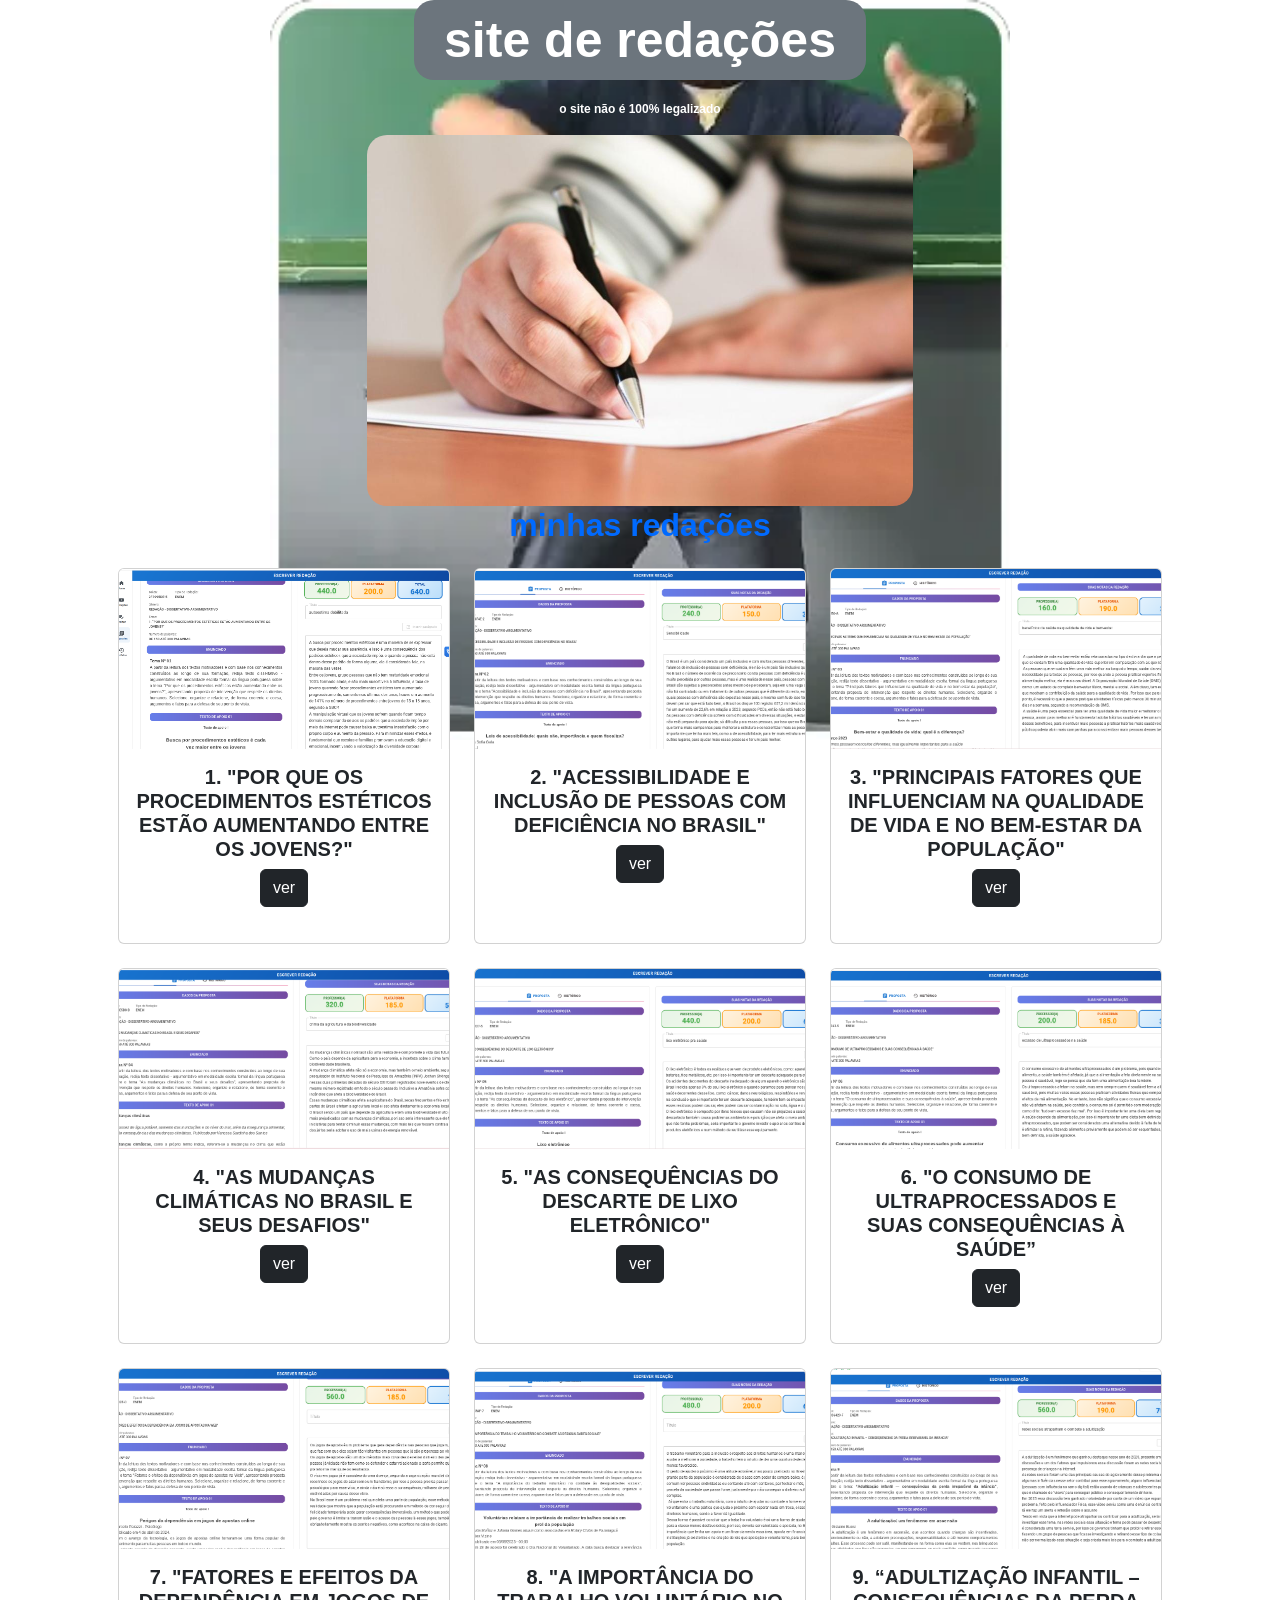
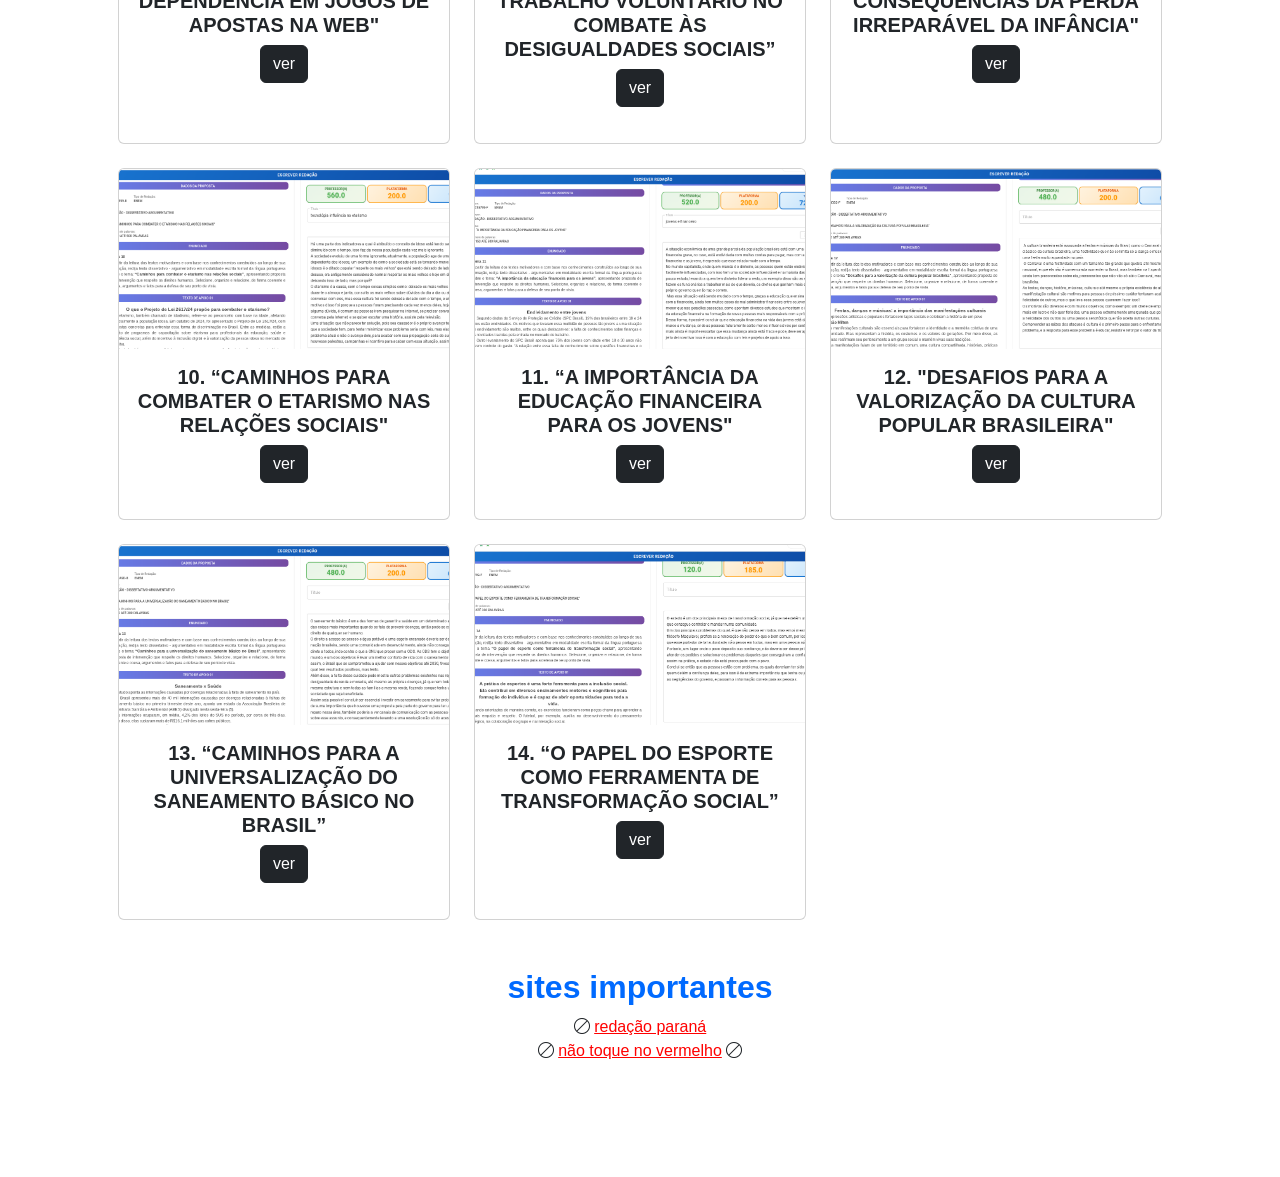
<file: index.html>
<!DOCTYPE html>
<html lang="pt-br">

<head>
    <meta charset="UTF-8">
    <meta name="viewport" content="width=device-width, initial-scale=1.0">
    <link href="https://cdn.jsdelivr.net/npm/bootstrap@5.3.2/dist/css/bootstrap.min.css" rel="stylesheet">
    <link rel="stylesheet" href="https://cdn.jsdelivr.net/npm/bootstrap-icons@1.11.3/font/bootstrap-icons.min.css">
    <link rel="stylesheet" href="style.css">
    <title>Meu portfólio</title>
</head>

<body>
    <header class="container ">

</body>
</html>
<body>

    <body>
      <!-- Código omitido -->
          <div>
      
              <p class="badge bg-secondary  badge-grande" >site de redações</p>
          
          </div>
            <p class="badge bg-secondary-2">o site não é 100% legalizado</p>
      <!-- Código omitido -->
  </body>

 <section class="container text-center">
        <img class="mão" src="15.jpg" alt="nuvem" width="50%" height="auto">

  <div class="container text-center">
   


  <body>
    <header class="container text-center">
    <!-- Código omitido -->
</body>










<h2>minhas redações</h2>


<main class="container2 mt-4">
  <div class="row">
      <div class="col-md-4">
          <div class="card h-100" >
              <img src="1.png" class="card-img-top" width="250" height="150" alt="...">
              <div class="card-body">
                  <h5 class="card-title">1. "POR QUE OS PROCEDIMENTOS ESTÉTICOS ESTÃO AUMENTANDO ENTRE OS JOVENS?"</h5>
                  
                  <button type="button" class="btn btn-dark" data-bs-toggle="modal" data-bs-target="#modal1">ver</button>
              </div>
          </div>
      </div>
      <div class="col-md-4">
          <div class="card h-100">
              <img src="2.png" class="card-img-top" width="250" height="150" alt="...">
              <div class="card-body">
                  <h5 class="card-title">2. "ACESSIBILIDADE E INCLUSÃO DE PESSOAS COM DEFICIÊNCIA NO BRASIL"</h5>
                
                  <button type="button" class="btn btn-dark" data-bs-toggle="modal" data-bs-target="#modal2">ver</button>
              </div>
          </div>
      </div>
      <div class="col-md-4">
          <div class="card h-100">
              <img src="3.png" class="card-img-top" width="250" height="150" alt="...">
              <div class="card-body">
                  <h5 class="card-title">3. "PRINCIPAIS FATORES QUE INFLUENCIAM NA QUALIDADE DE VIDA E NO BEM-ESTAR DA POPULAÇÃO"</h5>
            
                  <button type="button" class="btn btn-dark" data-bs-toggle="modal" data-bs-target="#modal3">ver</button>
              </div>
          </div>
      </div>
  </div>
 
</main>

<main class="container2 mt-4">
    <div class="row">
        <div class="col-md-4">
            <div class="card h-100" >
                <img src="4.png" class="card-img-top" width="250" height="150" alt="...">
                <div class="card-body">
                    <h5 class="card-title">4. "AS MUDANÇAS CLIMÁTICAS NO BRASIL E SEUS DESAFIOS"</h5>
            
                    <button type="button" class="btn btn-dark" data-bs-toggle="modal" data-bs-target="#modal4">ver</button>
                </div>
            </div>
        </div>
        <div class="col-md-4">
            <div class="card h-100">
                <img src="5.png" class="card-img-top" width="250" height="150" alt="...">
                <div class="card-body">
                    <h5 class="card-title">5. "AS CONSEQUÊNCIAS DO DESCARTE DE LIXO ELETRÔNICO"</h5>
                 
                    <button type="button" class="btn btn-dark" data-bs-toggle="modal" data-bs-target="#modal5">ver</button>
                </div>
            </div>
        </div>
        <div class="col-md-4">
            <div class="card h-100">
                <img src="6.png" class="card-img-top" width="250" height="150" alt="...">
                <div class="card-body">
                    <h5 class="card-title">6. "O CONSUMO DE ULTRAPROCESSADOS E SUAS CONSEQUÊNCIAS À SAÚDE”</h5>
              
                    <button type="button" class="btn btn-dark" data-bs-toggle="modal" data-bs-target="#modal6">ver</button>
                </div>
            </div>
        </div>
    </div>
   
  </main>

  <main class="container2 mt-4">
    <div class="row">
        <div class="col-md-4">
            <div class="card h-100" >
                <img src="7.png" class="card-img-top" width="250" height="150" alt="...">
                <div class="card-body">
                    <h5 class="card-title">7. "FATORES E EFEITOS DA DEPENDÊNCIA EM JOGOS DE APOSTAS NA WEB"</h5>
       
                    <button type="button" class="btn btn-dark" data-bs-toggle="modal" data-bs-target="#modal7">ver</button>
                </div>
            </div>
        </div>
        <div class="col-md-4">
            <div class="card h-100">
                <img src="8.png" class="card-img-top" width="250" height="150" alt="...">
                <div class="card-body">
                    <h5 class="card-title">8. "A IMPORTÂNCIA DO TRABALHO VOLUNTÁRIO NO COMBATE ÀS DESIGUALDADES SOCIAIS”</h5>
                 
                    <button type="button" class="btn btn-dark" data-bs-toggle="modal" data-bs-target="#modal8">ver</button>
                </div>
            </div>
        </div>
        <div class="col-md-4">
            <div class="card h-100">
                <img src="9.png" class="card-img-top" width="250" height="150" alt="...">
                <div class="card-body">
                    <h5 class="card-title">9. “ADULTIZAÇÃO INFANTIL – CONSEQUÊNCIAS DA PERDA IRREPARÁVEL DA INFÂNCIA"</h5>
         
                    <button type="button" class="btn btn-dark" data-bs-toggle="modal" data-bs-target="#modal9">ver</button>
                </div>
            </div>
        </div>
    </div>



  
</main>




  <main class="container2 mt-4">
    <div class="row">
        <div class="col-md-4">
            <div class="card h-100" >
                <img src="10.png" class="card-img-top" width="250" height="150" alt="...">
                <div class="card-body">
                    <h5 class="card-title">10. “CAMINHOS PARA COMBATER O ETARISMO NAS RELAÇÕES SOCIAIS"</h5>
           
                    <button type="button" class="btn btn-dark" data-bs-toggle="modal" data-bs-target="#modal10">ver</button>
                </div>
            </div>
        </div>
        <div class="col-md-4">
            <div class="card h-100" >
                <img src="11.png" class="card-img-top" width="250" height="150" alt="...">
                <div class="card-body">
                    <h5 class="card-title">11. “A IMPORTÂNCIA DA EDUCAÇÃO FINANCEIRA PARA OS JOVENS"</h5>
           
                    <button type="button" class="btn btn-dark" data-bs-toggle="modal" data-bs-target="#modal11">ver</button>
                </div>
            </div>
        </div>
        <div class="col-md-4">
            <div class="card h-100" >
                <img src="12.png" class="card-img-top" width="250" height="150" alt="...">
                <div class="card-body">
                    <h5 class="card-title">12. "DESAFIOS PARA A VALORIZAÇÃO DA CULTURA POPULAR BRASILEIRA"</h5>
              
                    <button type="button" class="btn btn-dark" data-bs-toggle="modal" data-bs-target="#modal12">ver</button>
                </div>
            </div>
        </div>
    </div>



  
</main>

  <main class="container2 mt-4">
    <div class="row">
        <div class="col-md-4">
            <div class="card h-100" >
                <img src="13.png" class="card-img-top" width="250" height="150" alt="...">
                <div class="card-body">
                    <h5 class="card-title">13. “CAMINHOS PARA A UNIVERSALIZAÇÃO DO SANEAMENTO BÁSICO NO BRASIL”</h5>
              
                    <button type="button" class="btn btn-dark" data-bs-toggle="modal" data-bs-target="#modal13">ver</button>
                </div>
            </div>
        </div>
        <div class="col-md-4">
            <div class="card h-100">
                <img src="14.png" class="card-img-top" width="250" height="150" alt="...">
                <div class="card-body">
                    <h5 class="card-title">14. “O PAPEL DO ESPORTE COMO FERRAMENTA DE TRANSFORMAÇÃO SOCIAL”</h5>
              
                    <button type="button" class="btn btn-dark" data-bs-toggle="modal" data-bs-target="#modal14">ver</button>
                </div>
            </div>
        </div>

</main>





<div class="modal" id="modal1" tabindex="-1">
    <div class="modal-dialog">
        <div class="modal-content">
            <div class="modal-header">
                <h5 class="modal-title">1. redação</h5>
                <button type="button" class="btn-close" data-bs-dismiss="modal" aria-label="Close"></button>
            </div>
            <div class="modal-body">
               
                <p>1. "POR QUE OS PROCEDIMENTOS ESTÉTICOS ESTÃO AUMENTANDO ENTRE OS JOVENS?"</p>
             
                <img src="1.png" class="img-fluid w-100"
                    alt="Imagem representativa do projeto de uma biblioteca online">
            </div>
            <div class="modal-footer">
         <a href="1.html">Ver redação</a>
            </div>
        </div>
    </div>
</div>

<div class="modal" id="modal2" tabindex="-2">
    <div class="modal-dialog">
        <div class="modal-content">
            <div class="modal-header">
                <h5 class="modal-title">2. redação</h5>
                <button type="button" class="btn-close" data-bs-dismiss="modal" aria-label="Close"></button>
            </div>
            <div class="modal-body">
                <p>2. "ACESSIBILIDADE E INCLUSÃO DE PESSOAS COM DEFICIÊNCIA NO BRASIL"</p>
                <img src="2.png" class="img-fluid w-100"
                    alt="Imagem representativa do projeto de uma biblioteca online">
            </div>
            <div class="modal-footer">
        <a href="2.html">Ver redação</a>
            </div>
        </div>
    </div>
</div>
<div class="modal" id="modal3" tabindex="-3">
    <div class="modal-dialog">
        <div class="modal-content">
            <div class="modal-header">
                <h5 class="modal-title">3. redação</h5>
                <button type="button" class="btn-close" data-bs-dismiss="modal" aria-label="Close"></button>
            </div>
            <div class="modal-body">
              <p>a minha redação feito com o intuito de sonegar imposto</p>
                <p>3. "PRINCIPAIS FATORES QUE INFLUENCIAM NA QUALIDADE DE VIDA E NO BEM-ESTAR DA POPULAÇÃO"</p>
                <img src="3.png" class="img-fluid w-100"
                    alt="Imagem representativa do projeto de uma biblioteca online">
            </div>
            <div class="modal-footer">
          <a href="3.html">Ver redação</a>
            </div>
        </div>
    </div>
</div>
<div class="modal" id="modal4" tabindex="-4">
    <div class="modal-dialog">
        <div class="modal-content">
            <div class="modal-header">
                <h5 class="modal-title">4.redação</h5>
                <button type="button" class="btn-close" data-bs-dismiss="modal" aria-label="Close"></button>
            </div>
            <div class="modal-body">
                <p>4. "AS MUDANÇAS CLIMÁTICAS NO BRASIL E SEUS DESAFIOS"</p>
                <img src="4.png" class="img-fluid w-100"
                    alt="Imagem representativa do projeto de uma biblioteca online">
            </div>
            <div class="modal-footer">
                <a href="4.html">Ver redação</a>
            </div>
        </div>
    </div>
</div>
<div class="modal" id="modal5" tabindex="-5">
    <div class="modal-dialog">
        <div class="modal-content">
            <div class="modal-header">
                <h5 class="modal-title">5. redação</h5>
                <button type="button" class="btn-close" data-bs-dismiss="modal" aria-label="Close"></button>
            </div>
            <div class="modal-body">
                <p>5. "AS CONSEQUÊNCIAS DO DESCARTE DE LIXO ELETRÔNICO"</p>
                <img src="5.png" class="img-fluid w-100"
                    alt="Imagem representativa do projeto de uma biblioteca online">
            </div>
            <div class="modal-footer">
          <a href="5.html">Ver redação</a>
            </div>
        </div>
    </div>
</div>
<div class="modal" id="modal6" tabindex="-6">
    <div class="modal-dialog">
        <div class="modal-content">
            <div class="modal-header">
                <h5 class="modal-title">6.redação</h5>
                <button type="button" class="btn-close" data-bs-dismiss="modal" aria-label="Close"></button>
            </div>
            <div class="modal-body">
                <p>6. "O CONSUMO DE ULTRAPROCESSADOS E SUAS CONSEQUÊNCIAS À SAÚDE”</p>
                <img src="6.png" class="img-fluid w-100"
                    alt="Imagem representativa do projeto de uma biblioteca online">
            </div>
            <div class="modal-footer">
            <a href="6.html">Ver redação</a>
            </div>
        </div>
    </div>
</div>
<div class="modal" id="modal7" tabindex="-7">
    <div class="modal-dialog">
        <div class="modal-content">
            <div class="modal-header">
                <h5 class="modal-title">7.redação</h5>
                <button type="button" class="btn-close" data-bs-dismiss="modal" aria-label="Close"></button>
            </div>
            <div class="modal-body">
                <p>7. "FATORES E EFEITOS DA DEPENDÊNCIA EM JOGOS DE APOSTAS NA WEB"</p>
                <img src="7.png" class="img-fluid w-100"
                    alt="Imagem representativa do projeto de uma biblioteca online">
            </div>
            <div class="modal-footer">
                 <a href="7.html">Ver redação</a>
            </div>
        </div>
    </div>
</div>
<div class="modal" id="modal8" tabindex="-8">
    <div class="modal-dialog">
        <div class="modal-content">
            <div class="modal-header">
                <h5 class="modal-title">8.redação</h5>
                <button type="button" class="btn-close" data-bs-dismiss="modal" aria-label="Close"></button>
            </div>
            <div class="modal-body">
                <p>8. "A IMPORTÂNCIA DO TRABALHO VOLUNTÁRIO NO COMBATE ÀS DESIGUALDADES SOCIAIS”</p>
                <img src="8.png" class="img-fluid w-100"
                    alt="Imagem representativa do projeto de uma biblioteca online">
            </div>
            <div class="modal-footer">
              <a href="8.html">Ver redação</a>
            </div>
        </div>
    </div>
</div>
<div class="modal" id="modal9" tabindex="-9">
    <div class="modal-dialog">
        <div class="modal-content">
            <div class="modal-header">
                <h5 class="modal-title">9.redação</h5>
                <button type="button" class="btn-close" data-bs-dismiss="modal" aria-label="Close"></button>
            </div>
            <div class="modal-body">
                <p>9. “ADULTIZAÇÃO INFANTIL – CONSEQUÊNCIAS DA PERDA IRREPARÁVEL DA INFÂNCIA"</p>
                <img src="9.png" class="img-fluid w-100"
                    alt="Imagem representativa do projeto de uma biblioteca online">
            </div>
            <div class="modal-footer">
              <a href="9.html">Ver redação</a>
            </div>
        </div>
    </div>
</div>
<div class="modal" id="modal10" tabindex="-10">
    <div class="modal-dialog">
        <div class="modal-content">
            <div class="modal-header">
                <h5 class="modal-title">10.redação</h5>
                <button type="button" class="btn-close" data-bs-dismiss="modal" aria-label="Close"></button>
            </div>
            <div class="modal-body">
                <p>10. “CAMINHOS PARA COMBATER O ETARISMO NAS RELAÇÕES SOCIAIS"</p>
                <img src="10.png" class="img-fluid w-100"
                    alt="Imagem representativa do projeto de uma biblioteca online">
            </div>
            <div class="modal-footer">
                <a href="10.html">Ver redação</a>
            </div>
        </div>
    </div>
</div>
<div class="modal" id="modal11" tabindex="-11">
    <div class="modal-dialog">
        <div class="modal-content">
            <div class="modal-header">
                <h5 class="modal-title">11.redação</h5>
                <button type="button" class="btn-close" data-bs-dismiss="modal" aria-label="Close"></button>
            </div>
            <div class="modal-body">
                <p>11. “A IMPORTÂNCIA DA EDUCAÇÃO FINANCEIRA PARA OS JOVENS"</p>
                <img src="11.png" class="img-fluid w-100"
                    alt="Imagem representativa do projeto de uma biblioteca online">
            </div>
            <div class="modal-footer">
                 <a href="11.html">Ver redação</a>
            </div>
        </div>
    </div>
</div>
<div class="modal" id="modal12" tabindex="-12">
    <div class="modal-dialog">
        <div class="modal-content">
            <div class="modal-header">
                <h5 class="modal-title">12.redação</h5>
                <button type="button" class="btn-close" data-bs-dismiss="modal" aria-label="Close"></button>
            </div>
            <div class="modal-body">
                <p>12. "DESAFIOS PARA A VALORIZAÇÃO DA CULTURA POPULAR BRASILEIRA"</p>
                <img src="12.png" class="img-fluid w-100"
                    alt="Imagem representativa do projeto de uma biblioteca online">
            </div>
            <div class="modal-footer">
           <a href="12.html">Ver redação</a>
            </div>
        </div>
    </div>
</div>
<div class="modal" id="modal13" tabindex="-13">
    <div class="modal-dialog">
        <div class="modal-content">
            <div class="modal-header">
                <h5 class="modal-title">13.redação</h5>
                <button type="button" class="btn-close" data-bs-dismiss="modal" aria-label="Close"></button>
            </div>
            <div class="modal-body">
                <p>13. “CAMINHOS PARA A UNIVERSALIZAÇÃO DO SANEAMENTO BÁSICO NO BRASIL”</p>
                <img src="13.png" class="img-fluid w-100"
                    alt="Imagem representativa do projeto de uma biblioteca online">
            </div>
            <div class="modal-footer">
                 <a href="13.html">Ver redação</a>
            </div>
        </div>
    </div>
</div>
<div class="modal" id="modal14" tabindex="-14">
    <div class="modal-dialog">
        <div class="modal-content">
            <div class="modal-header">
                <h5 class="modal-title">14.redação</h5>
                <button type="button" class="btn-close" data-bs-dismiss="modal" aria-label="Close"></button>
            </div>
            <div class="modal-body">
                <p>14. “O PAPEL DO ESPORTE COMO FERRAMENTA DE TRANSFORMAÇÃO SOCIAL”</p>
                <img src="14.png" class="img-fluid w-100"
                    alt="Imagem representativa do projeto de uma biblioteca online">
            </div>
            <div class="modal-footer">
                <a href="14.html">Ver redação</a>
            </div>
        </div>
    </div>
</div>
</body>


<footer class="container py-5">
    <h2>sites importantes</h2>  
    <div>
        <i class="bi bi-ban"></i>
        <a href="https://redacao.pr.gov.br/">redação paraná</a>
    </div>
    <div>
        <i class="bi bi-ban"></i>
        <a href="https://eduardokorb2023.github.io/n-o/">não toque no vermelho</a>
        <i class="bi bi-ban"></i>
    </div>
    <p class="badge badge-grande" style="font-size: 20px;">site produzido por eduardo matias</p>
</footer>
</footer>





</html>
</body>
</header>

</body>


</header>
</body>




<script src="https://cdn.jsdelivr.net/npm/bootstrap@5.3.2/dist/js/bootstrap.bundle.min.js"></script>
<script src="script.js"></script>
</html>
</file>
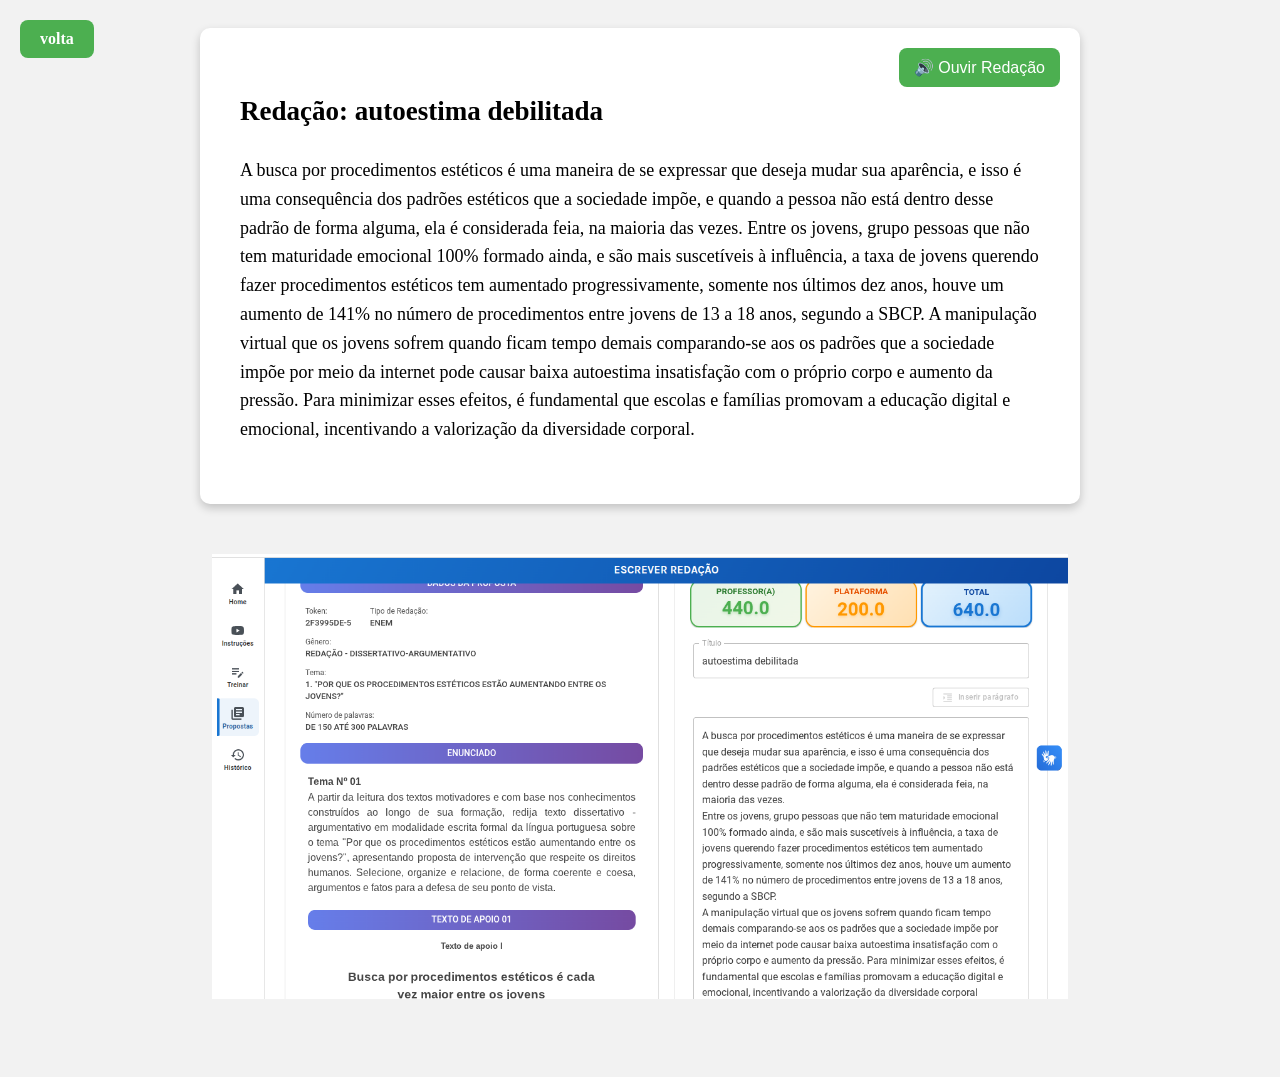
<file: 1.html>
<!DOCTYPE html>
<html lang="pt-br">
<head>
<meta charset="UTF-8">
<meta name="viewport" content="width=device-width, initial-scale=1.0">
<title>Redação com Leitura em Voz</title>
<a href="index.html" class="botao">volta</a>
<style>
   
.img {
    display: block;      
    margin: 50px auto;    
}


.nuvem-pos {
    position: absolute;
    top: 100px;
    left: 20px;
    width: 100%;
}

.botao {
    display: inline-block;
    padding: 10px 20px;
    background-color: #4CAF50;
    color: white;
    text-decoration: none;
    border-radius: 8px;
    font-weight: bold;
    transition: background-color 0.3s;

    position: absolute;
    top: 20px;
    left: 20px;
}

.botao:hover {
    background-color: #45a049;
}

body {
    font-family: "Georgia", serif;
    background-color: #f2f2f2;
    min-height: 100vh;
    padding: 20px;
}

.folha {
    background-color: #fff;
    padding: 40px;
    max-width: 800px;
    width: 100%;
    box-shadow: 0 4px 10px rgba(0,0,0,0.2);
    border-radius: 10px;
    position: relative;
    line-height: 1.6;
    margin: 0 auto;  /* Centraliza sem flex */
}

.redacao {
    font-size: 18px;
    margin-bottom: 20px;
}

.botao-voz {
    position: absolute;
    top: 20px;
    right: 20px;
    background-color: #4CAF50;
    color: white;
    border: none;
    padding: 10px 15px;
    border-radius: 8px;
    cursor: pointer;
    font-size: 16px;
}

.botao-voz:hover {
    background-color: #45a049;
}
</style>
</head>
<body>

<div class="folha">
    <div class="redacao" id="redacao">
        <h2>Redação: autoestima debilitada</h2>
        <p>
          A busca por procedimentos estéticos é uma maneira de se expressar que deseja mudar sua aparência, e isso é uma consequência dos padrões estéticos que a sociedade impõe, e quando a pessoa não está dentro desse padrão de forma alguma, ela é considerada feia, na maioria das vezes.

Entre os jovens, grupo pessoas que não tem maturidade emocional 100% formado ainda, e são mais suscetíveis à influência, a taxa de jovens querendo fazer procedimentos estéticos tem aumentado progressivamente, somente nos últimos dez anos, houve um aumento de 141% no número de procedimentos entre jovens de 13 a 18 anos, segundo a SBCP.

A manipulação virtual que os jovens sofrem quando ficam tempo demais comparando-se aos os padrões que a sociedade impõe por meio da internet pode causar baixa autoestima insatisfação com o próprio corpo e aumento da pressão. Para minimizar esses efeitos, é fundamental que escolas e famílias promovam a educação digital e emocional, incentivando a valorização da diversidade corporal.
        </p>
    </div>
    <button class="botao-voz" onclick="lerRedacao()">🔊 Ouvir Redação</button>
</div>

<script>
function lerRedacao() {
    const texto = document.getElementById('redacao').innerText;
    const fala = new SpeechSynthesisUtterance(texto);
    fala.lang = 'pt-BR';
    fala.rate = 1; // velocidade da voz
    speechSynthesis.speak(fala);
}
</script>

</body>
</html>

      <img class="img" src="1.png" alt="nuvem-pos" width="70%" height="auto">
</file>
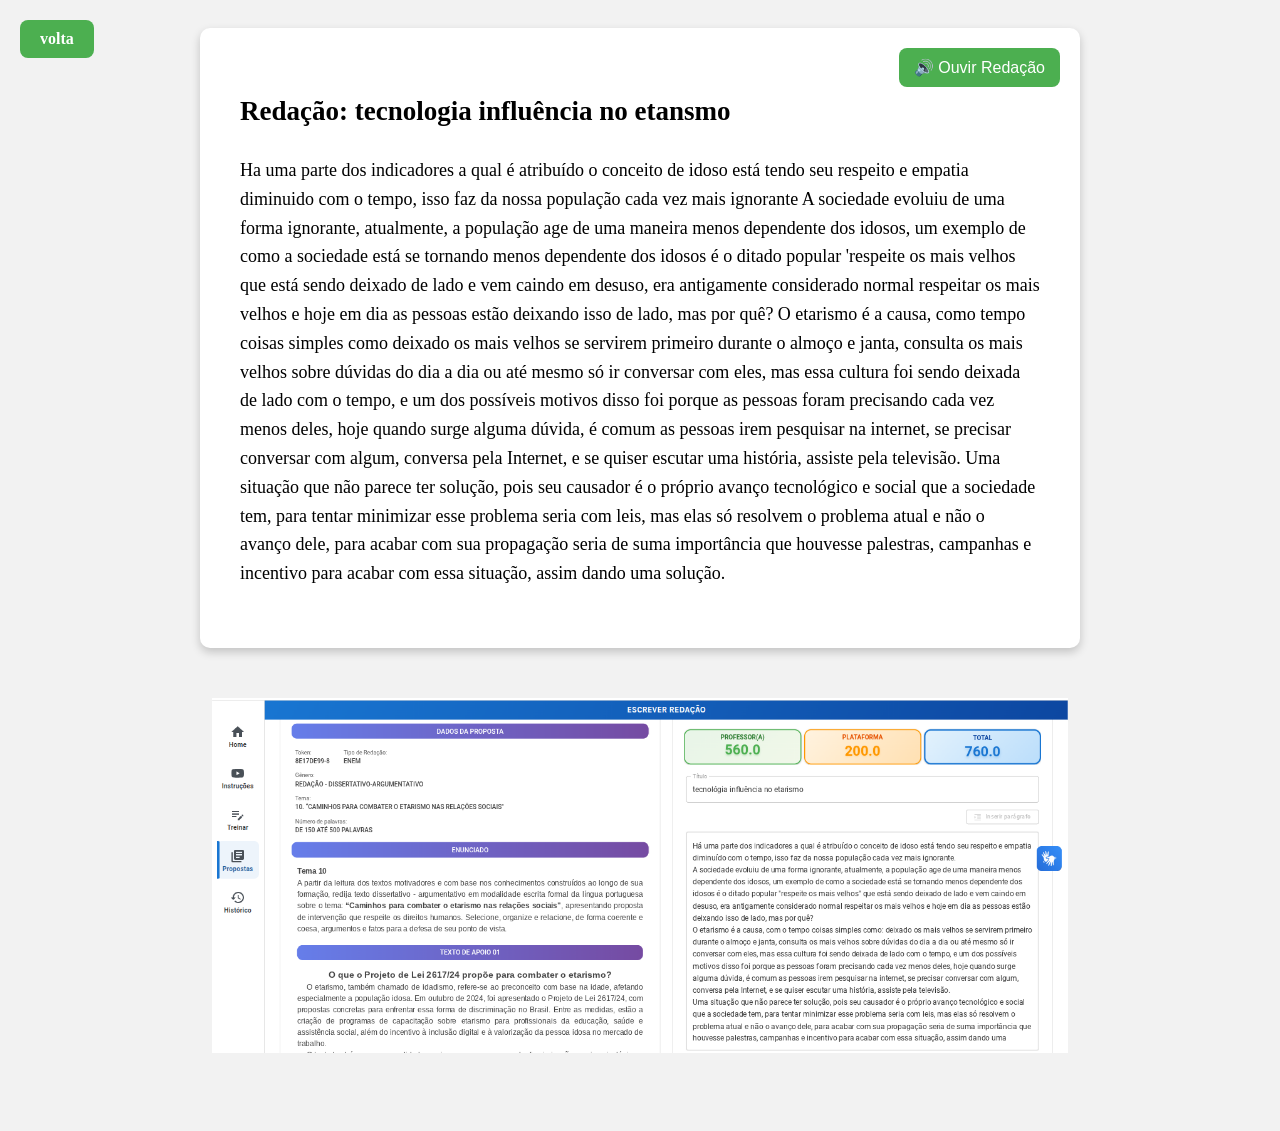
<file: 10.html>
<!DOCTYPE html>
<html lang="pt-br">
<head>
<meta charset="UTF-8">
<meta name="viewport" content="width=device-width, initial-scale=1.0">
<title>Redação com Leitura em Voz</title>
<a href="index.html" class="botao">volta</a>
<style>
     
.img {
    display: block;      
    margin: 50px auto;    
}


.nuvem-pos {
    position: absolute;
    top: 100px;
    left: 20px;
    width: 100%;
}

.botao {
    display: inline-block;
    padding: 10px 20px;
    background-color: #4CAF50;
    color: white;
    text-decoration: none;
    border-radius: 8px;
    font-weight: bold;
    transition: background-color 0.3s;

    position: absolute;
    top: 20px;
    left: 20px;
}

.botao:hover {
    background-color: #45a049;
}

body {
    font-family: "Georgia", serif;
    background-color: #f2f2f2;
    min-height: 100vh;
    padding: 20px;
}

.folha {
    background-color: #fff;
    padding: 40px;
    max-width: 800px;
    width: 100%;
    box-shadow: 0 4px 10px rgba(0,0,0,0.2);
    border-radius: 10px;
    position: relative;
    line-height: 1.6;
    margin: 0 auto;  /* Centraliza sem flex */
}

.redacao {
    font-size: 18px;
    margin-bottom: 20px;
}

.botao-voz {
    position: absolute;
    top: 20px;
    right: 20px;
    background-color: #4CAF50;
    color: white;
    border: none;
    padding: 10px 15px;
    border-radius: 8px;
    cursor: pointer;
    font-size: 16px;
}

.botao-voz:hover {
    background-color: #45a049;
}
</style>
</head>
<body>

<div class="folha">
    <div class="redacao" id="redacao">
        <h2>Redação: tecnologia influência no etansmo</h2>
        <p>

Ha uma parte dos indicadores a qual é atribuído o conceito de idoso está tendo seu respeito e empatia diminuido com o tempo, isso faz da nossa população cada vez mais ignorante



A sociedade evoluiu de uma forma ignorante, atualmente, a população age de uma maneira menos dependente dos idosos, um exemplo de como a sociedade está se tornando menos dependente dos idosos é o ditado popular 'respeite os mais velhos que está sendo deixado de lado e vem caindo em desuso, era antigamente considerado normal respeitar os mais velhos e hoje em dia as pessoas estão deixando isso de lado, mas por quê?

O etarismo é a causa, como tempo coisas simples como deixado os mais velhos se servirem primeiro durante o almoço e janta, consulta os mais velhos sobre dúvidas do dia a dia ou até mesmo só ir conversar com eles, mas essa cultura foi sendo deixada de lado com o tempo, e um dos possíveis motivos disso foi porque as pessoas foram precisando cada vez menos deles, hoje quando surge alguma dúvida, é comum as pessoas irem pesquisar na internet, se precisar conversar com algum, conversa pela Internet, e se quiser escutar uma história, assiste pela televisão.

Uma situação que não parece ter solução, pois seu causador é o próprio avanço tecnológico e social que a sociedade tem, para tentar minimizar esse problema seria com leis, mas elas só resolvem o problema atual e não o avanço dele, para acabar com sua propagação seria de suma importância que houvesse palestras, campanhas e incentivo para acabar com essa situação, assim dando uma solução.
        </p>
    </div>
    <button class="botao-voz" onclick="lerRedacao()">🔊 Ouvir Redação</button>
</div>

<script>
function lerRedacao() {
    const texto = document.getElementById('redacao').innerText;
    const fala = new SpeechSynthesisUtterance(texto);
    fala.lang = 'pt-BR';
    fala.rate = 1; // velocidade da voz
    speechSynthesis.speak(fala);
}
</script>

</body>
</html>

           <img class="img" src="10.png" alt="nuvem-pos" width="70%" height="auto">
</file>
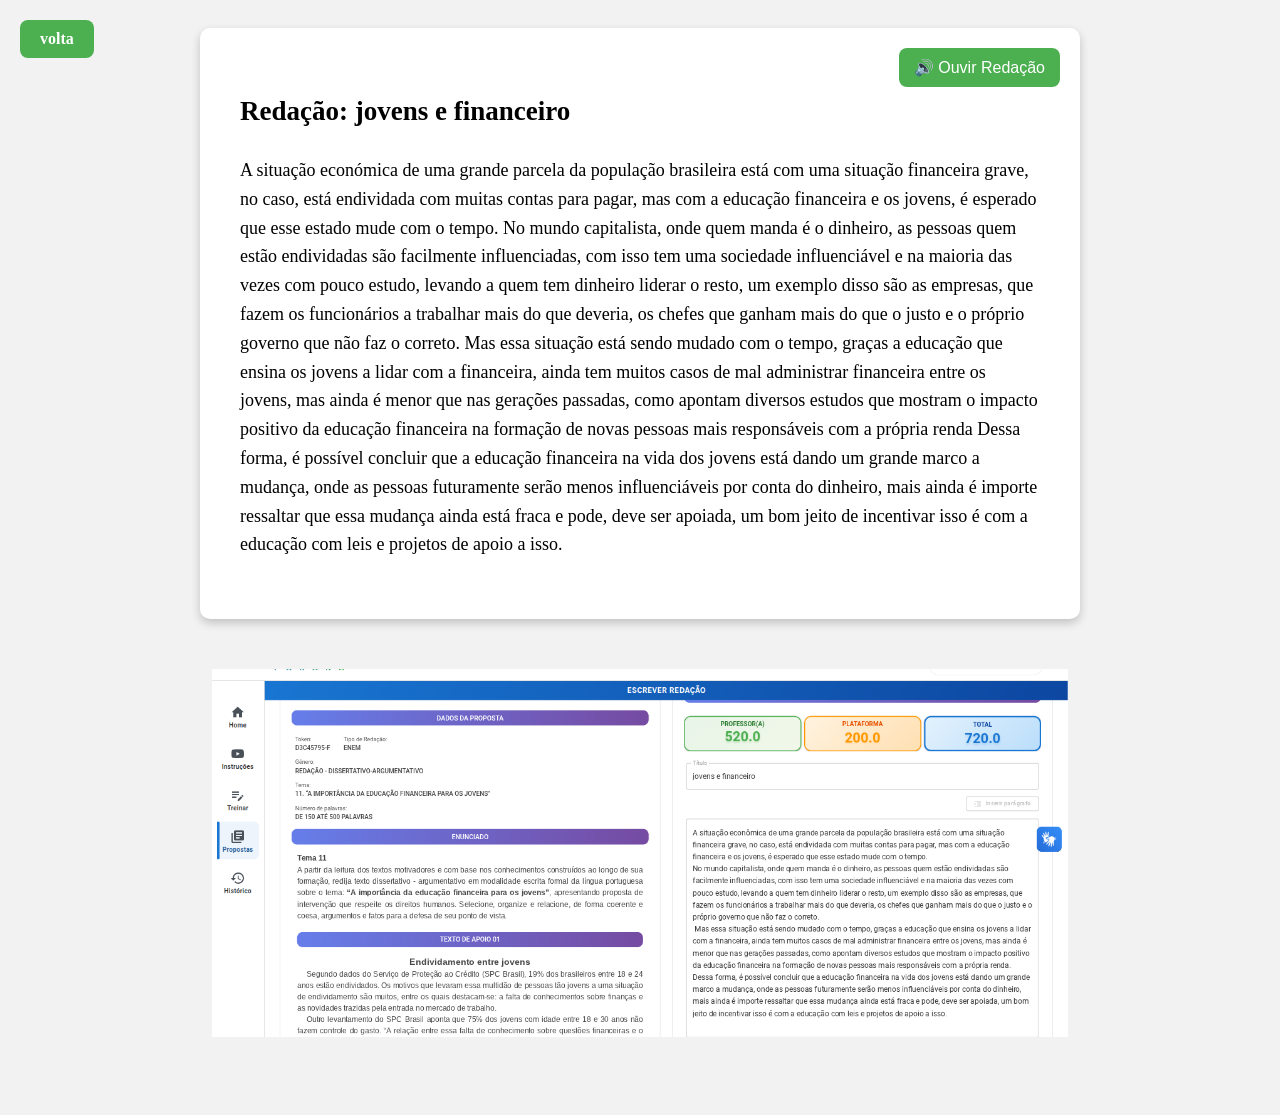
<file: 11.html>
<!DOCTYPE html>
<html lang="pt-br">
<head>
<meta charset="UTF-8">
<meta name="viewport" content="width=device-width, initial-scale=1.0">
<title>Redação com Leitura em Voz</title>
<a href="index.html" class="botao">volta</a>
<style>
    
.img {
    display: block;      
    margin: 50px auto;    
}


.nuvem-pos {
    position: absolute;
    top: 100px;
    left: 20px;
    width: 100%;
}

.botao {
    display: inline-block;
    padding: 10px 20px;
    background-color: #4CAF50;
    color: white;
    text-decoration: none;
    border-radius: 8px;
    font-weight: bold;
    transition: background-color 0.3s;

    position: absolute;
    top: 20px;
    left: 20px;
}

.botao:hover {
    background-color: #45a049;
}

body {
    font-family: "Georgia", serif;
    background-color: #f2f2f2;
    min-height: 100vh;
    padding: 20px;
}

.folha {
    background-color: #fff;
    padding: 40px;
    max-width: 800px;
    width: 100%;
    box-shadow: 0 4px 10px rgba(0,0,0,0.2);
    border-radius: 10px;
    position: relative;
    line-height: 1.6;
    margin: 0 auto;  /* Centraliza sem flex */
}

.redacao {
    font-size: 18px;
    margin-bottom: 20px;
}

.botao-voz {
    position: absolute;
    top: 20px;
    right: 20px;
    background-color: #4CAF50;
    color: white;
    border: none;
    padding: 10px 15px;
    border-radius: 8px;
    cursor: pointer;
    font-size: 16px;
}

.botao-voz:hover {
    background-color: #45a049;
}
</style>
</head>
<body>

<div class="folha">
    <div class="redacao" id="redacao">
        <h2>Redação: jovens e financeiro</h2>
        <p>
     A situação económica de uma grande parcela da população brasileira está com uma situação financeira grave, no caso, está endividada com muitas contas para pagar, mas com a educação financeira e os jovens, é esperado que esse estado mude com o tempo.

No mundo capitalista, onde quem manda é o dinheiro, as pessoas quem estão endividadas são facilmente influenciadas, com isso tem uma sociedade influenciável e na maioria das vezes com pouco estudo, levando a quem tem dinheiro liderar o resto, um exemplo disso são as empresas, que fazem os funcionários a trabalhar mais do que deveria, os chefes que ganham mais do que o justo e o próprio governo que não faz o correto.

Mas essa situação está sendo mudado com o tempo, graças a educação que ensina os jovens a lidar com a financeira, ainda tem muitos casos de mal administrar financeira entre os jovens, mas ainda é menor que nas gerações passadas, como apontam diversos estudos que mostram o impacto positivo da educação financeira na formação de novas pessoas mais responsáveis com a própria renda Dessa forma, é possível concluir que a educação financeira na vida dos jovens está dando um grande marco a mudança, onde as pessoas futuramente serão menos influenciáveis por conta do dinheiro, mais ainda é importe ressaltar que essa mudança ainda está fraca e pode, deve ser apoiada, um bom jeito de incentivar isso é com a educação com leis e projetos de apoio a isso.
        </p>
    </div>
    <button class="botao-voz" onclick="lerRedacao()">🔊 Ouvir Redação</button>
</div>

<script>
function lerRedacao() {
    const texto = document.getElementById('redacao').innerText;
    const fala = new SpeechSynthesisUtterance(texto);
    fala.lang = 'pt-BR';
    fala.rate = 1; // velocidade da voz
    speechSynthesis.speak(fala);
}
</script>

</body>
</html>

           <img class="img" src="11.png" alt="nuvem-pos" width="70%" height="auto">
</file>
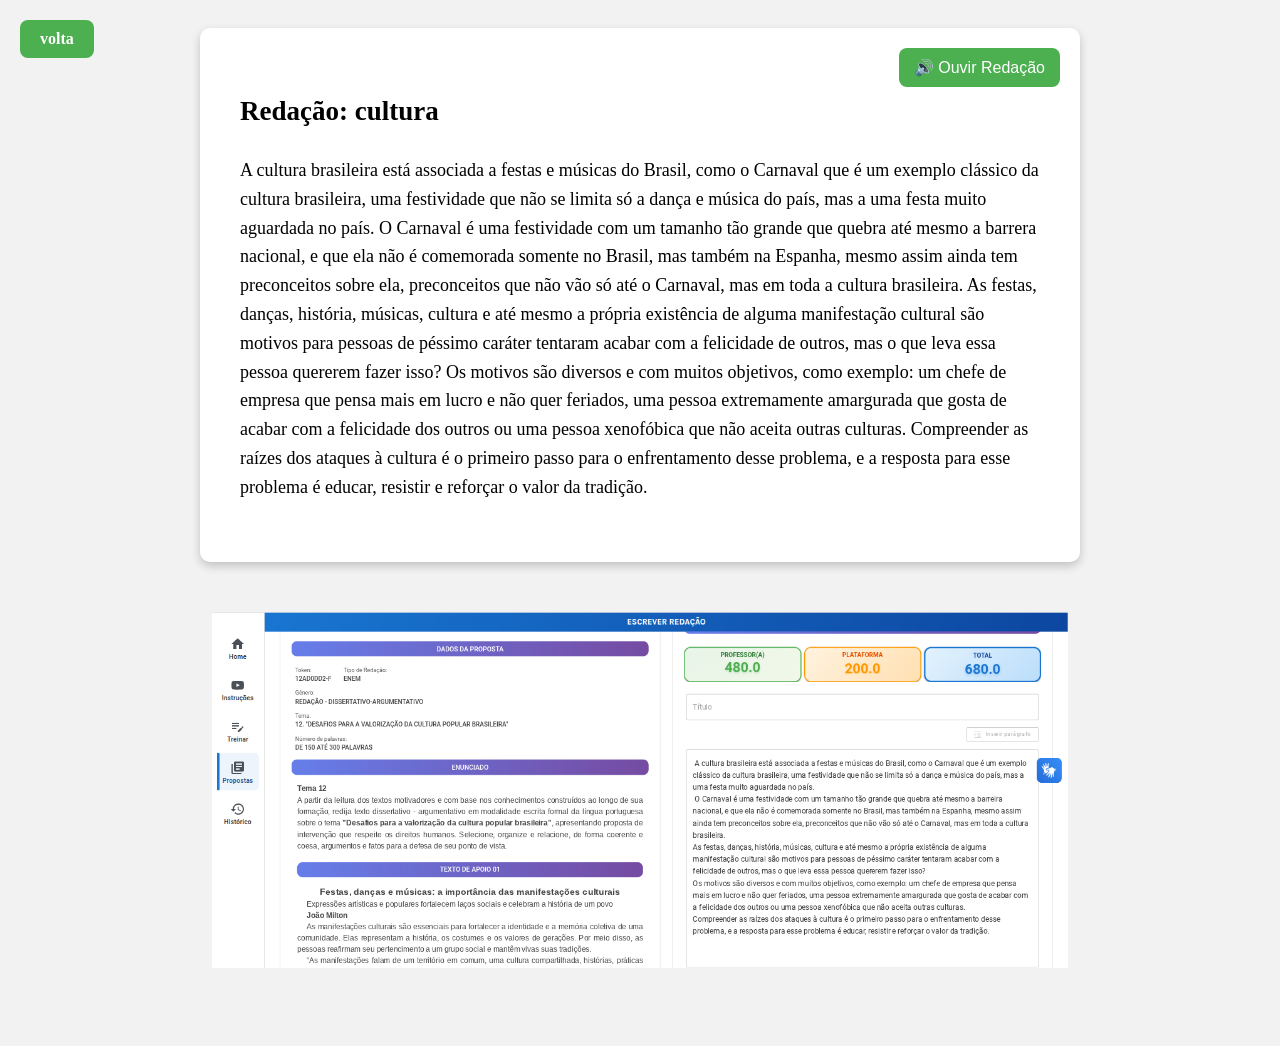
<file: 12.html>
<!DOCTYPE html>
<html lang="pt-br">
<head>
<meta charset="UTF-8">
<meta name="viewport" content="width=device-width, initial-scale=1.0">
<title>Redação com Leitura em Voz</title>
<a href="index.html" class="botao">volta</a>
<style>
   
.img {
    display: block;      
    margin: 50px auto;    
}


.nuvem-pos {
    position: absolute;
    top: 100px;
    left: 20px;
    width: 100%;
}

.botao {
    display: inline-block;
    padding: 10px 20px;
    background-color: #4CAF50;
    color: white;
    text-decoration: none;
    border-radius: 8px;
    font-weight: bold;
    transition: background-color 0.3s;

    position: absolute;
    top: 20px;
    left: 20px;
}

.botao:hover {
    background-color: #45a049;
}

body {
    font-family: "Georgia", serif;
    background-color: #f2f2f2;
    min-height: 100vh;
    padding: 20px;
}

.folha {
    background-color: #fff;
    padding: 40px;
    max-width: 800px;
    width: 100%;
    box-shadow: 0 4px 10px rgba(0,0,0,0.2);
    border-radius: 10px;
    position: relative;
    line-height: 1.6;
    margin: 0 auto;  /* Centraliza sem flex */
}

.redacao {
    font-size: 18px;
    margin-bottom: 20px;
}

.botao-voz {
    position: absolute;
    top: 20px;
    right: 20px;
    background-color: #4CAF50;
    color: white;
    border: none;
    padding: 10px 15px;
    border-radius: 8px;
    cursor: pointer;
    font-size: 16px;
}

.botao-voz:hover {
    background-color: #45a049;
}
</style>
</head>
<body>

<div class="folha">
    <div class="redacao" id="redacao">
        <h2>Redação: cultura</h2>
        <p>
       A cultura brasileira está associada a festas e músicas do Brasil, como o Carnaval que é um exemplo clássico da cultura brasileira, uma festividade que não se limita só a dança e música do país, mas a uma festa muito aguardada no país.

O Carnaval é uma festividade com um tamanho tão grande que quebra até mesmo a barrera nacional, e que ela não é comemorada somente no Brasil, mas também na Espanha, mesmo assim ainda tem preconceitos sobre ela, preconceitos que não vão só até o Carnaval, mas em toda a cultura brasileira.

As festas, danças, história, músicas, cultura e até mesmo a própria existência de alguma manifestação cultural são motivos para pessoas de péssimo caráter tentaram acabar com a felicidade de outros, mas o que leva essa pessoa quererem fazer isso?

Os motivos são diversos e com muitos objetivos, como exemplo: um chefe de empresa que pensa mais em lucro e não quer feriados, uma pessoa extremamente amargurada que gosta de acabar com a felicidade dos outros ou uma pessoa xenofóbica que não aceita outras culturas.

Compreender as raízes dos ataques à cultura é o primeiro passo para o enfrentamento desse problema, e a resposta para esse problema é educar, resistir e reforçar o valor da tradição.
        </p>
    </div>
    <button class="botao-voz" onclick="lerRedacao()">🔊 Ouvir Redação</button>
</div>

<script>
function lerRedacao() {
    const texto = document.getElementById('redacao').innerText;
    const fala = new SpeechSynthesisUtterance(texto);
    fala.lang = 'pt-BR';
    fala.rate = 1; // velocidade da voz
    speechSynthesis.speak(fala);
}
</script>

</body>
</html>

          <img class="img" src="12.png" alt="nuvem-pos" width="70%" height="auto">
</file>
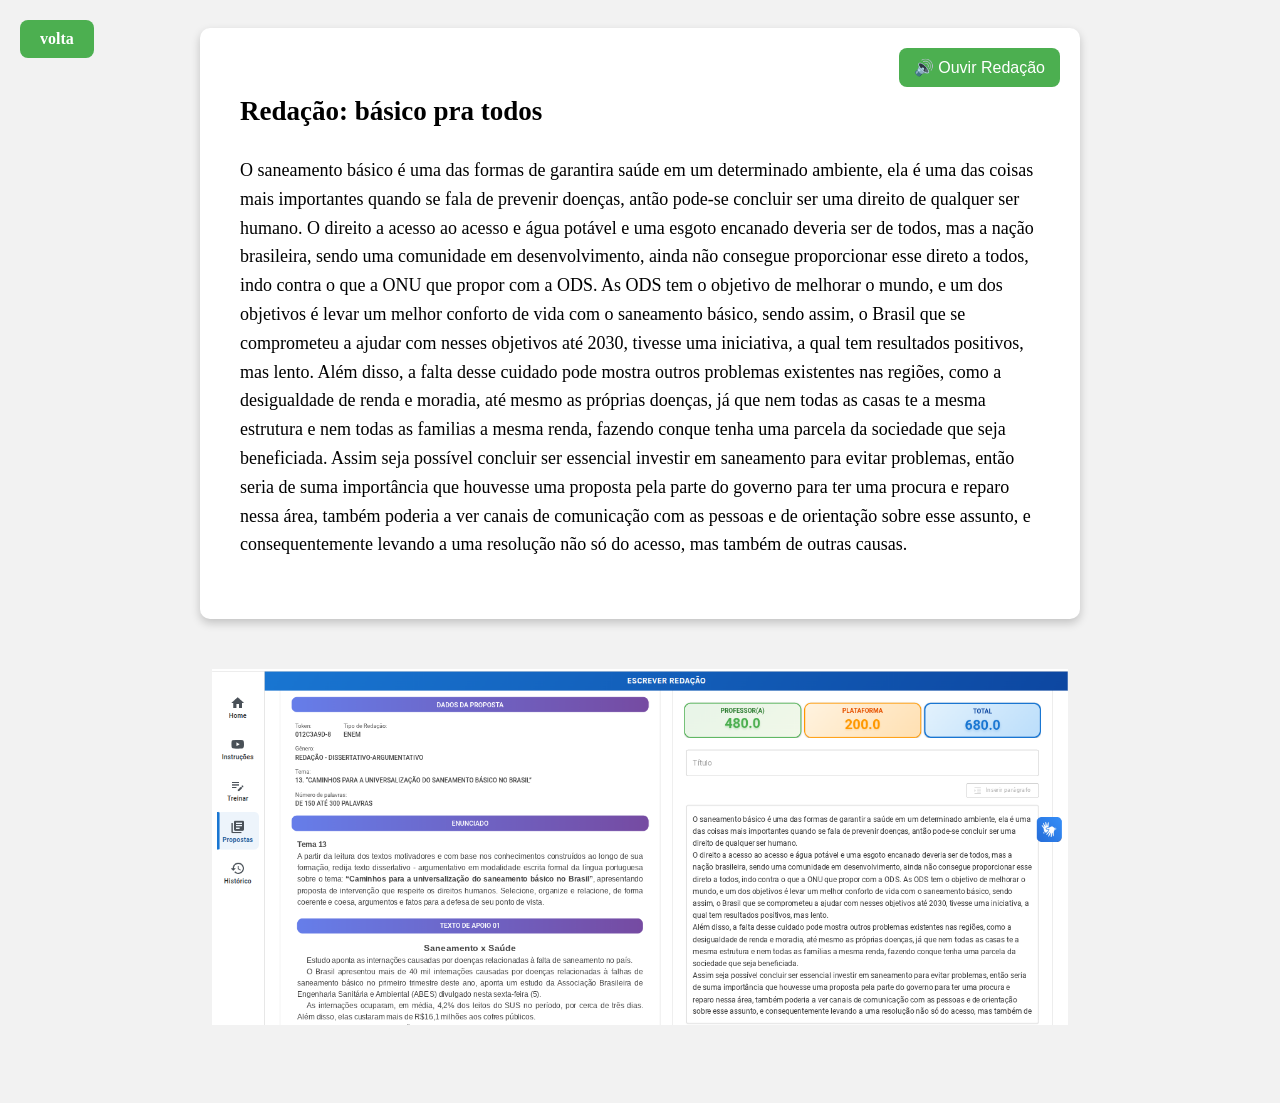
<file: 13.html>
<!DOCTYPE html>
<html lang="pt-br">
<head>
<meta charset="UTF-8">
<meta name="viewport" content="width=device-width, initial-scale=1.0">
<title>Redação com Leitura em Voz</title>
<a href="index.html" class="botao">volta</a>
<style>
  
.img {
    display: block;      
    margin: 50px auto;    
}


.nuvem-pos {
    position: absolute;
    top: 100px;
    left: 20px;
    width: 100%;
}

.botao {
    display: inline-block;
    padding: 10px 20px;
    background-color: #4CAF50;
    color: white;
    text-decoration: none;
    border-radius: 8px;
    font-weight: bold;
    transition: background-color 0.3s;

    position: absolute;
    top: 20px;
    left: 20px;
}

.botao:hover {
    background-color: #45a049;
}

body {
    font-family: "Georgia", serif;
    background-color: #f2f2f2;
    min-height: 100vh;
    padding: 20px;
}

.folha {
    background-color: #fff;
    padding: 40px;
    max-width: 800px;
    width: 100%;
    box-shadow: 0 4px 10px rgba(0,0,0,0.2);
    border-radius: 10px;
    position: relative;
    line-height: 1.6;
    margin: 0 auto;  /* Centraliza sem flex */
}

.redacao {
    font-size: 18px;
    margin-bottom: 20px;
}

.botao-voz {
    position: absolute;
    top: 20px;
    right: 20px;
    background-color: #4CAF50;
    color: white;
    border: none;
    padding: 10px 15px;
    border-radius: 8px;
    cursor: pointer;
    font-size: 16px;
}

.botao-voz:hover {
    background-color: #45a049;
}
</style>
</head>
<body>

<div class="folha">
    <div class="redacao" id="redacao">
        <h2>Redação: básico pra todos</h2>
        <p>
       O saneamento básico é uma das formas de garantira saúde em um determinado ambiente, ela é uma
das coisas mais importantes quando se fala de prevenir doenças, antão pode-se concluir ser uma direito de qualquer ser humano.
O direito a acesso ao acesso e água potável e uma esgoto encanado deveria ser de todos, mas a
nação brasileira, sendo uma comunidade em desenvolvimento, ainda não consegue proporcionar esse direto a todos, indo contra o que a ONU que propor com a ODS. As ODS tem o objetivo de melhorar o mundo, e um dos objetivos é levar um melhor conforto de vida com o saneamento básico, sendo assim, o Brasil que se comprometeu a ajudar com nesses objetivos até 2030, tivesse uma iniciativa, a qual tem resultados positivos, mas lento.
Além disso, a falta desse cuidado pode mostra outros problemas existentes nas regiões, como a desigualdade de renda e moradia, até mesmo as próprias doenças, já que nem todas as casas te a mesma estrutura e nem todas as familias a mesma renda, fazendo conque tenha uma parcela da sociedade que seja beneficiada.
Assim seja possível concluir ser essencial investir em saneamento para evitar problemas, então seria de suma importância que houvesse uma proposta pela parte do governo para ter uma procura e reparo nessa área, também poderia a ver canais de comunicação com as pessoas e de orientação sobre esse assunto, e consequentemente levando a uma resolução não só do acesso, mas também de outras causas.
        </p>
    </div>
    <button class="botao-voz" onclick="lerRedacao()">🔊 Ouvir Redação</button>
</div>

<script>
function lerRedacao() {
    const texto = document.getElementById('redacao').innerText;
    const fala = new SpeechSynthesisUtterance(texto);
    fala.lang = 'pt-BR';
    fala.rate = 1; // velocidade da voz
    speechSynthesis.speak(fala);
}
</script>

</body>
</html>

          <img class="img" src="13.png" alt="nuvem-pos" width="70%" height="auto">
</file>
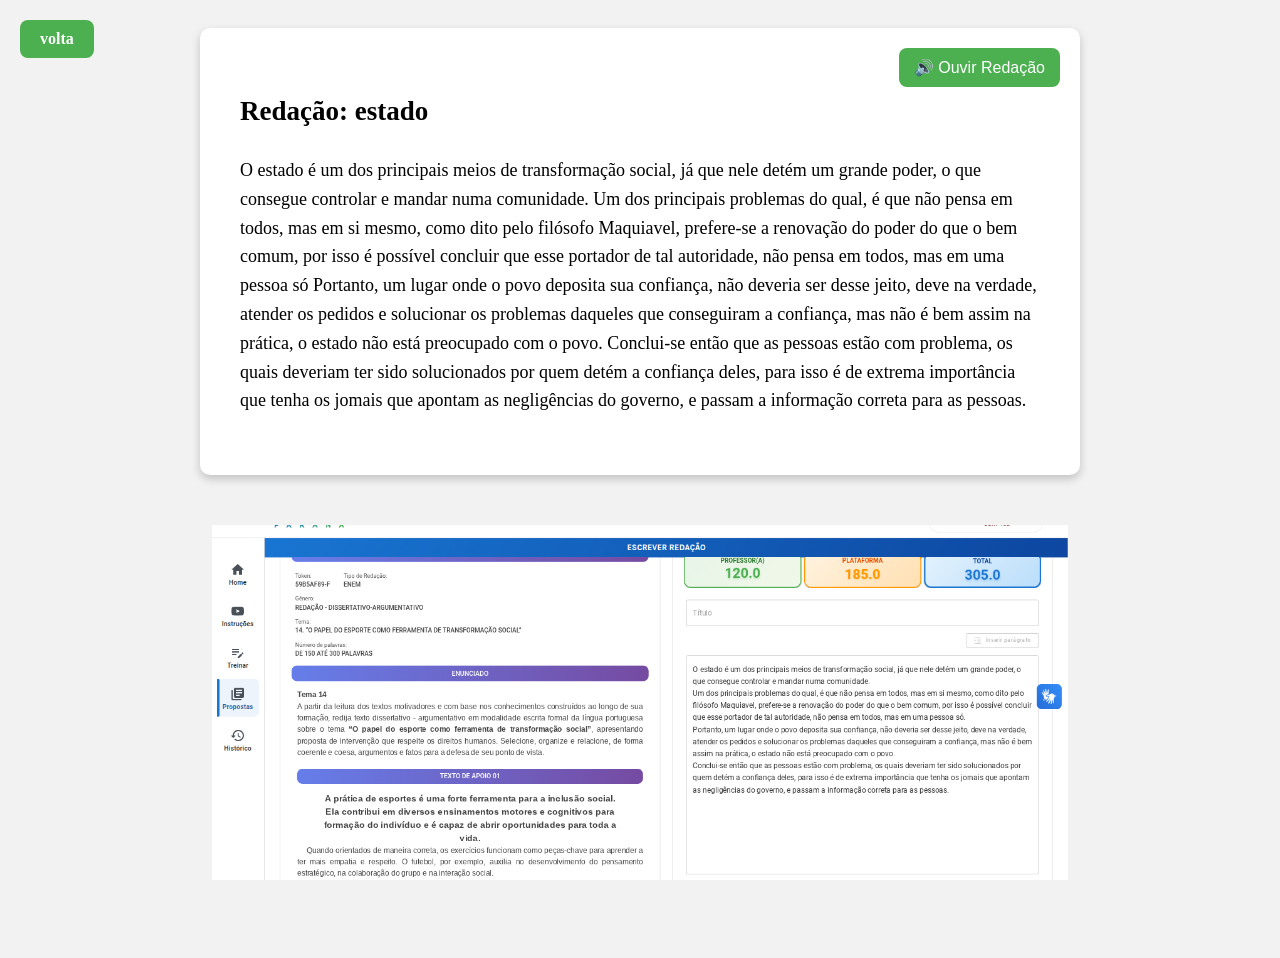
<file: 14.html>
<!DOCTYPE html>
<html lang="pt-br">
<head>
<meta charset="UTF-8">
<meta name="viewport" content="width=device-width, initial-scale=1.0">
<title>Redação com Leitura em Voz</title>
<a href="index.html" class="botao">volta</a>
<style>
    
.img {
    display: block;      
    margin: 50px auto;    
}


.nuvem-pos {
    position: absolute;
    top: 100px;
    left: 20px;
    width: 100%;
}

.botao {
    display: inline-block;
    padding: 10px 20px;
    background-color: #4CAF50;
    color: white;
    text-decoration: none;
    border-radius: 8px;
    font-weight: bold;
    transition: background-color 0.3s;

    position: absolute;
    top: 20px;
    left: 20px;
}

.botao:hover {
    background-color: #45a049;
}

body {
    font-family: "Georgia", serif;
    background-color: #f2f2f2;
    min-height: 100vh;
    padding: 20px;
}

.folha {
    background-color: #fff;
    padding: 40px;
    max-width: 800px;
    width: 100%;
    box-shadow: 0 4px 10px rgba(0,0,0,0.2);
    border-radius: 10px;
    position: relative;
    line-height: 1.6;
    margin: 0 auto;  /* Centraliza sem flex */
}

.redacao {
    font-size: 18px;
    margin-bottom: 20px;
}

.botao-voz {
    position: absolute;
    top: 20px;
    right: 20px;
    background-color: #4CAF50;
    color: white;
    border: none;
    padding: 10px 15px;
    border-radius: 8px;
    cursor: pointer;
    font-size: 16px;
}

.botao-voz:hover {
    background-color: #45a049;
}
</style>
</head>
<body>

<div class="folha">
    <div class="redacao" id="redacao">
        <h2>Redação: estado</h2>
        <p>
       O estado é um dos principais meios de transformação social, já que nele detém um grande poder, o que consegue controlar e mandar numa comunidade.


Um dos principais problemas do qual, é que não pensa em todos, mas em si mesmo, como dito pelo filósofo Maquiavel, prefere-se a renovação do poder do que o bem comum, por isso é possível concluir que esse portador de tal autoridade, não pensa em todos, mas em uma pessoa só

Portanto, um lugar onde o povo deposita sua confiança, não deveria ser desse jeito, deve na verdade, atender os pedidos e solucionar os problemas daqueles que conseguiram a confiança, mas não é bem assim na prática, o estado não está preocupado com o povo.

Conclui-se então que as pessoas estão com problema, os quais deveriam ter sido solucionados por quem detém a confiança deles, para isso é de extrema importância que tenha os jomais que apontam as negligências do governo, e passam a informação correta para as pessoas.
        </p>
    </div>
    <button class="botao-voz" onclick="lerRedacao()">🔊 Ouvir Redação</button>
</div>

<script>
function lerRedacao() {
    const texto = document.getElementById('redacao').innerText;
    const fala = new SpeechSynthesisUtterance(texto);
    fala.lang = 'pt-BR';
    fala.rate = 1; // velocidade da voz
    speechSynthesis.speak(fala);
}
</script>

</body>
</html>


            <img class="img" src="14.png" alt="nuvem-pos" width="70%" height="auto">
</file>
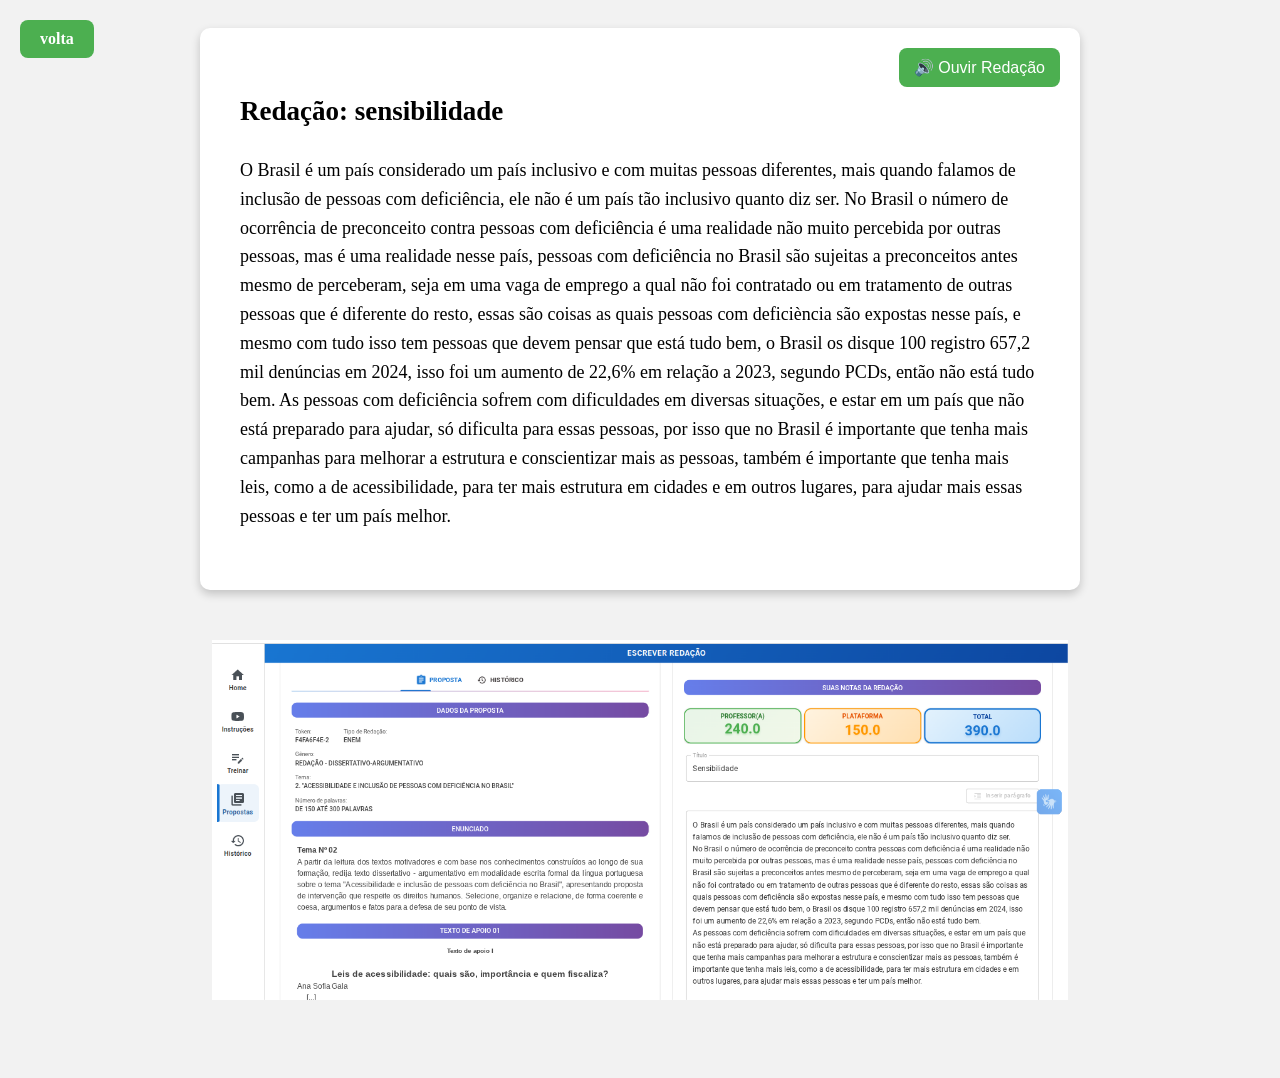
<file: 2.html>
<!DOCTYPE html>
<html lang="pt-br">
<head>
<meta charset="UTF-8">
<meta name="viewport" content="width=device-width, initial-scale=1.0">
<title>Redação com Leitura em Voz</title>
<a href="index.html" class="botao">volta</a>
<style>
  
.img {
    display: block;      
    margin: 50px auto;    
}


.nuvem-pos {
    position: absolute;
    top: 100px;
    left: 20px;
    width: 100%;
}

.botao {
    display: inline-block;
    padding: 10px 20px;
    background-color: #4CAF50;
    color: white;
    text-decoration: none;
    border-radius: 8px;
    font-weight: bold;
    transition: background-color 0.3s;

    position: absolute;
    top: 20px;
    left: 20px;
}

.botao:hover {
    background-color: #45a049;
}

body {
    font-family: "Georgia", serif;
    background-color: #f2f2f2;
    min-height: 100vh;
    padding: 20px;
}

.folha {
    background-color: #fff;
    padding: 40px;
    max-width: 800px;
    width: 100%;
    box-shadow: 0 4px 10px rgba(0,0,0,0.2);
    border-radius: 10px;
    position: relative;
    line-height: 1.6;
    margin: 0 auto;  /* Centraliza sem flex */
}

.redacao {
    font-size: 18px;
    margin-bottom: 20px;
}

.botao-voz {
    position: absolute;
    top: 20px;
    right: 20px;
    background-color: #4CAF50;
    color: white;
    border: none;
    padding: 10px 15px;
    border-radius: 8px;
    cursor: pointer;
    font-size: 16px;
}

.botao-voz:hover {
    background-color: #45a049;
}
</style>
</head>
<body>

<div class="folha">
    <div class="redacao" id="redacao">
        <h2>Redação: sensibilidade</h2>
        <p>
         O Brasil é um país considerado um país inclusivo e com muitas pessoas diferentes, mais quando falamos de inclusão de pessoas com deficiência, ele não é um país tão inclusivo quanto diz ser.


No Brasil o número de ocorrência de preconceito contra pessoas com deficiência é uma realidade não muito percebida por outras pessoas, mas é uma realidade nesse país, pessoas com deficiência no Brasil são sujeitas a preconceitos antes mesmo de perceberam, seja em uma vaga de emprego a qual não foi contratado ou em tratamento de outras pessoas que é diferente do resto, essas são coisas as quais pessoas com deficiència são expostas nesse país, e mesmo com tudo isso tem pessoas que devem pensar que está tudo bem, o Brasil os disque 100 registro 657,2 mil denúncias em 2024, isso foi um aumento de 22,6% em relação a 2023, segundo PCDs, então não está tudo bem. As pessoas com deficiência sofrem com dificuldades em diversas situações, e estar em um país que não está preparado para ajudar, só dificulta para essas pessoas, por isso que no Brasil é importante que tenha mais campanhas para melhorar a estrutura e conscientizar mais as pessoas, também é importante que tenha mais leis, como a de acessibilidade, para ter mais estrutura em cidades e em outros lugares, para ajudar mais essas pessoas e ter um país melhor.
        </p>
    </div>
    <button class="botao-voz" onclick="lerRedacao()">🔊 Ouvir Redação</button>
</div>

<script>
function lerRedacao() {
    const texto = document.getElementById('redacao').innerText;
    const fala = new SpeechSynthesisUtterance(texto);
    fala.lang = 'pt-BR';
    fala.rate = 1; // velocidade da voz
    speechSynthesis.speak(fala);
}
</script>

</body>
</html>


      <img class="img" src="2.png" alt="nuvem-pos" width="70%" height="auto">
</file>
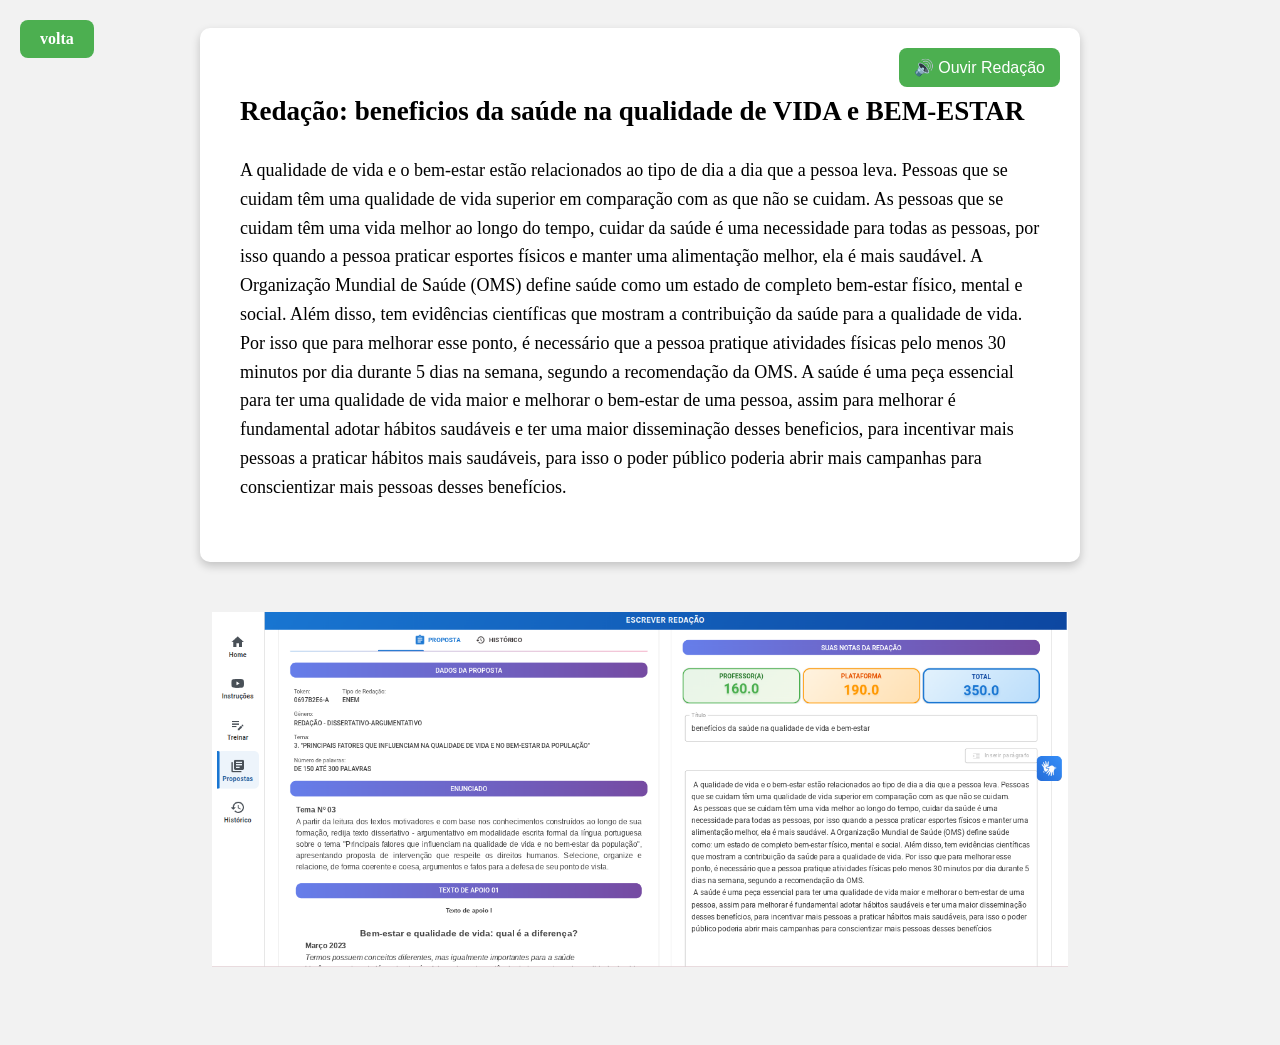
<file: 3.html>
<!DOCTYPE html>
<html lang="pt-br">
<head>
<meta charset="UTF-8">
<meta name="viewport" content="width=device-width, initial-scale=1.0">
<title>Redação com Leitura em Voz</title>
<a href="index.html" class="botao">volta</a>

<style>
  
.img {
    display: block;      
    margin: 50px auto;    
}


.nuvem-pos {
    position: absolute;
    top: 100px;
    left: 20px;
    width: 100%;
}

.botao {
    display: inline-block;
    padding: 10px 20px;
    background-color: #4CAF50;
    color: white;
    text-decoration: none;
    border-radius: 8px;
    font-weight: bold;
    transition: background-color 0.3s;

    position: absolute;
    top: 20px;
    left: 20px;
}

.botao:hover {
    background-color: #45a049;
}

body {
    font-family: "Georgia", serif;
    background-color: #f2f2f2;
    min-height: 100vh;
    padding: 20px;
}

.folha {
    background-color: #fff;
    padding: 40px;
    max-width: 800px;
    width: 100%;
    box-shadow: 0 4px 10px rgba(0,0,0,0.2);
    border-radius: 10px;
    position: relative;
    line-height: 1.6;
    margin: 0 auto;  /* Centraliza sem flex */
}

.redacao {
    font-size: 18px;
    margin-bottom: 20px;
}

.botao-voz {
    position: absolute;
    top: 20px;
    right: 20px;
    background-color: #4CAF50;
    color: white;
    border: none;
    padding: 10px 15px;
    border-radius: 8px;
    cursor: pointer;
    font-size: 16px;
}

.botao-voz:hover {
    background-color: #45a049;
}
</style>
</head>
<body>

<div class="folha">
    <div class="redacao" id="redacao">
        <h2>Redação: beneficios da saúde na qualidade de VIDA e BEM-ESTAR</h2>
        <p>
        A qualidade de vida e o bem-estar estão relacionados ao tipo de dia a dia que a pessoa leva. Pessoas que se cuidam têm uma qualidade de vida superior em comparação com as que não se cuidam.

        As pessoas que se cuidam têm uma vida melhor ao longo do tempo, cuidar da saúde é uma necessidade para todas as pessoas, por isso quando a pessoa praticar esportes físicos e manter uma alimentação melhor, ela é mais saudável. A Organização Mundial de Saúde (OMS) define saúde como um estado de completo bem-estar físico, mental e social. Além disso, tem evidências científicas que mostram a contribuição da saúde para a qualidade de vida. Por isso que para melhorar esse ponto, é necessário que a pessoa pratique atividades físicas pelo menos 30 minutos por dia durante 5 dias na semana, segundo a recomendação da OMS.

        A saúde é uma peça essencial para ter uma qualidade de vida maior e melhorar o bem-estar de uma pessoa, assim para melhorar é fundamental adotar hábitos saudáveis e ter uma maior disseminação desses beneficios, para incentivar mais pessoas a praticar hábitos mais saudáveis, para isso o poder público poderia abrir mais campanhas para conscientizar mais pessoas desses benefícios.
        </p>
    </div>

    <button class="botao-voz" onclick="lerRedacao()">🔊 Ouvir Redação</button>
</div>

<script>
function lerRedacao() {
    const texto = document.getElementById('redacao').innerText;
    const fala = new SpeechSynthesisUtterance(texto);
    fala.lang = 'pt-BR';
    fala.rate = 1;
    speechSynthesis.speak(fala);
}
</script>

<div>
    <img class="img" src="3.png" alt="nuvem-pos" width="70%" height="auto">
</div>

</body>
</html>
</file>
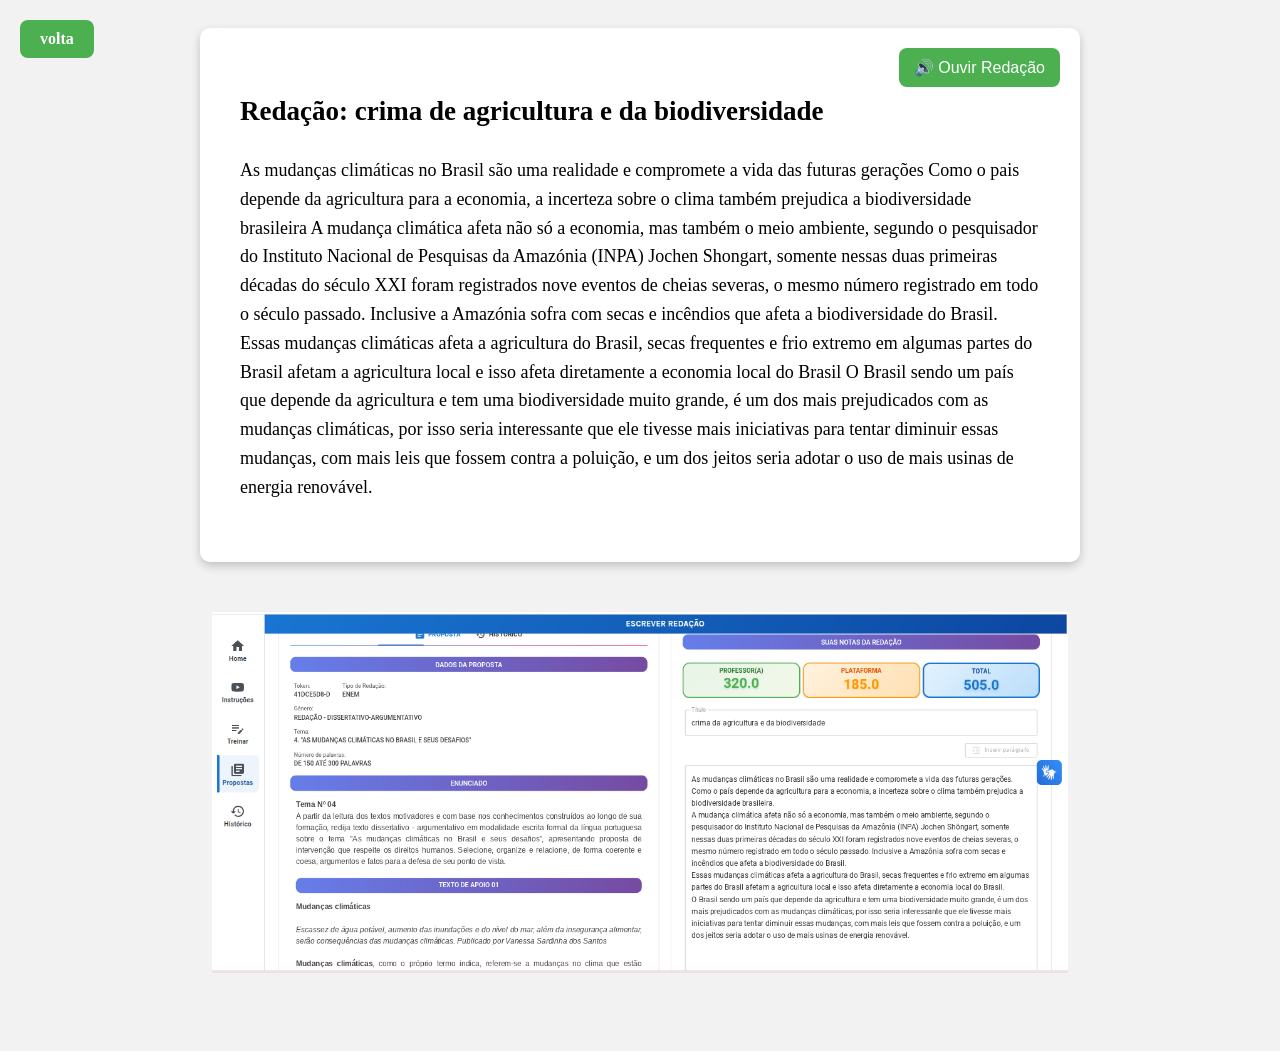
<file: 4.html>
<!DOCTYPE html>
<html lang="pt-br">
<head>
<meta charset="UTF-8">
<meta name="viewport" content="width=device-width, initial-scale=1.0">
<title>Redação com Leitura em Voz</title>
<a href="index.html" class="botao">volta</a>
<style>
   
.img {
    display: block;      
    margin: 50px auto;    
}


.nuvem-pos {
    position: absolute;
    top: 100px;
    left: 20px;
    width: 100%;
}

.botao {
    display: inline-block;
    padding: 10px 20px;
    background-color: #4CAF50;
    color: white;
    text-decoration: none;
    border-radius: 8px;
    font-weight: bold;
    transition: background-color 0.3s;

    position: absolute;
    top: 20px;
    left: 20px;
}

.botao:hover {
    background-color: #45a049;
}

body {
    font-family: "Georgia", serif;
    background-color: #f2f2f2;
    min-height: 100vh;
    padding: 20px;
}

.folha {
    background-color: #fff;
    padding: 40px;
    max-width: 800px;
    width: 100%;
    box-shadow: 0 4px 10px rgba(0,0,0,0.2);
    border-radius: 10px;
    position: relative;
    line-height: 1.6;
    margin: 0 auto;  /* Centraliza sem flex */
}

.redacao {
    font-size: 18px;
    margin-bottom: 20px;
}

.botao-voz {
    position: absolute;
    top: 20px;
    right: 20px;
    background-color: #4CAF50;
    color: white;
    border: none;
    padding: 10px 15px;
    border-radius: 8px;
    cursor: pointer;
    font-size: 16px;
}

.botao-voz:hover {
    background-color: #45a049;
}
</style>
</head>
<body>

<div class="folha">
    <div class="redacao" id="redacao">
        <h2>Redação: crima de agricultura e da biodiversidade </h2>
        <p>
       As mudanças climáticas no Brasil são uma realidade e compromete a vida das futuras gerações Como o pais depende da agricultura para a economia, a incerteza sobre o clima também prejudica a biodiversidade brasileira

A mudança climática afeta não só a economia, mas também o meio ambiente, segundo o pesquisador do Instituto Nacional de Pesquisas da Amazónia (INPA) Jochen Shongart, somente nessas duas primeiras décadas do século XXI foram registrados nove eventos de cheias severas, o mesmo número registrado em todo o século passado. Inclusive a Amazónia sofra com secas e incêndios que afeta a biodiversidade do Brasil.

Essas mudanças climáticas afeta a agricultura do Brasil, secas frequentes e frio extremo em algumas partes do Brasil afetam a agricultura local e isso afeta diretamente a economia local do Brasil

O Brasil sendo um país que depende da agricultura e tem uma biodiversidade muito grande, é um dos mais prejudicados com as mudanças climáticas, por isso seria interessante que ele tivesse mais iniciativas para tentar diminuir essas mudanças, com mais leis que fossem contra a poluição, e um dos jeitos seria adotar o uso de mais usinas de energia renovável.
        </p>
    </div>
    <button class="botao-voz" onclick="lerRedacao()">🔊 Ouvir Redação</button>
</div>

<script>
function lerRedacao() {
    const texto = document.getElementById('redacao').innerText;
    const fala = new SpeechSynthesisUtterance(texto);
    fala.lang = 'pt-BR';
    fala.rate = 1; // velocidade da voz
    speechSynthesis.speak(fala);
}
</script>

</body>
</html>


          <img class="img" src="4.png" alt="nuvem-pos" width="70%" height="auto">
</file>
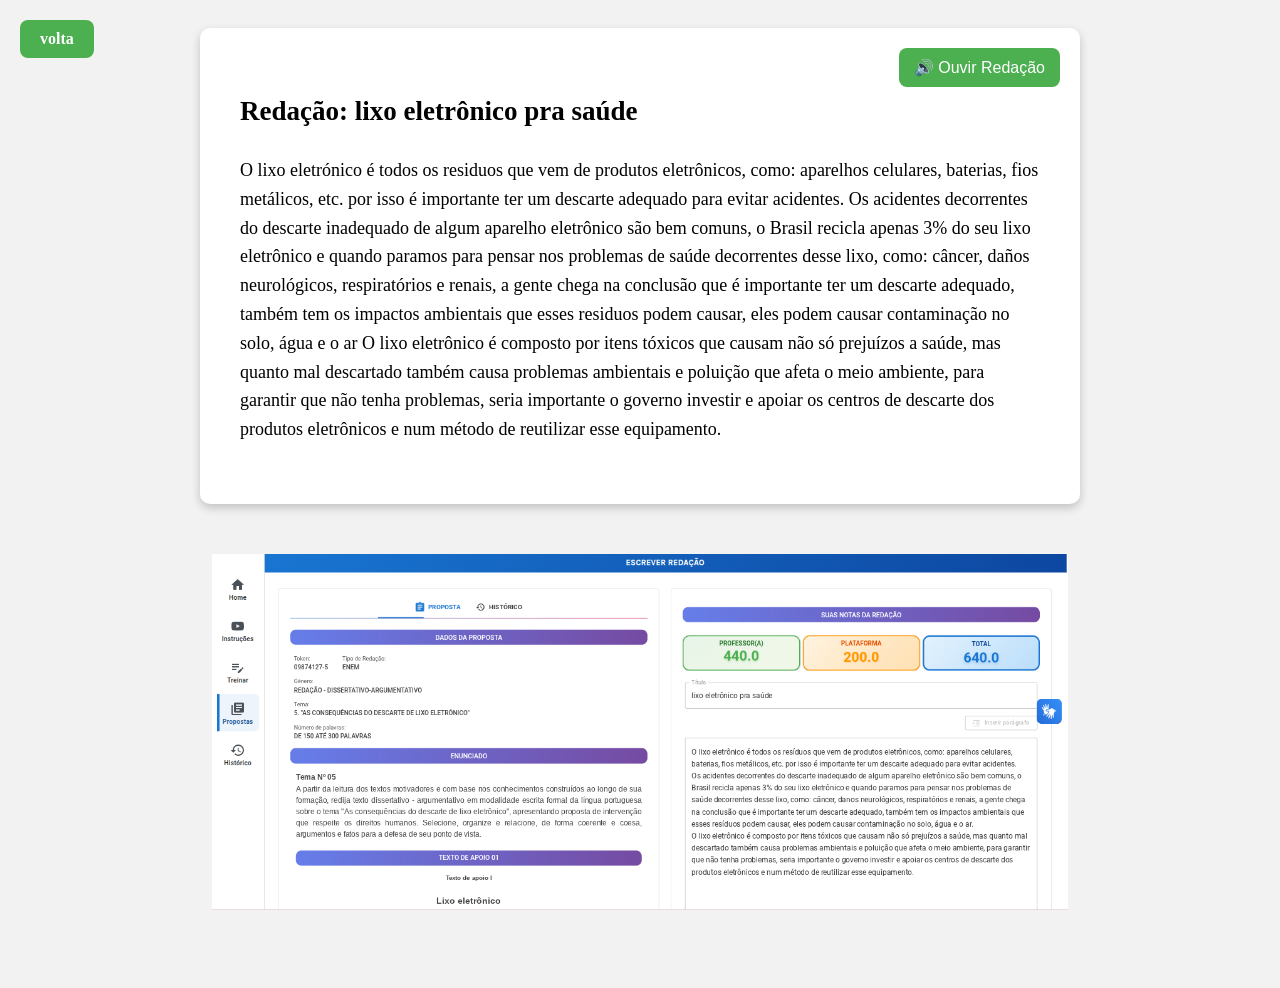
<file: 5.html>
<!DOCTYPE html>
<html lang="pt-br">
<head>
<meta charset="UTF-8">
<meta name="viewport" content="width=device-width, initial-scale=1.0">
<title>Redação com Leitura em Voz</title>
<a href="index.html" class="botao">volta</a>
<style>
   
.img {
    display: block;      
    margin: 50px auto;    
}


.nuvem-pos {
    position: absolute;
    top: 100px;
    left: 20px;
    width: 100%;
}

.botao {
    display: inline-block;
    padding: 10px 20px;
    background-color: #4CAF50;
    color: white;
    text-decoration: none;
    border-radius: 8px;
    font-weight: bold;
    transition: background-color 0.3s;

    position: absolute;
    top: 20px;
    left: 20px;
}

.botao:hover {
    background-color: #45a049;
}

body {
    font-family: "Georgia", serif;
    background-color: #f2f2f2;
    min-height: 100vh;
    padding: 20px;
}

.folha {
    background-color: #fff;
    padding: 40px;
    max-width: 800px;
    width: 100%;
    box-shadow: 0 4px 10px rgba(0,0,0,0.2);
    border-radius: 10px;
    position: relative;
    line-height: 1.6;
    margin: 0 auto;  /* Centraliza sem flex */
}

.redacao {
    font-size: 18px;
    margin-bottom: 20px;
}

.botao-voz {
    position: absolute;
    top: 20px;
    right: 20px;
    background-color: #4CAF50;
    color: white;
    border: none;
    padding: 10px 15px;
    border-radius: 8px;
    cursor: pointer;
    font-size: 16px;
}

.botao-voz:hover {
    background-color: #45a049;
}
</style>
</head>
<body>

<div class="folha">
    <div class="redacao" id="redacao">
        <h2>Redação: lixo eletrônico pra saúde</h2>
        <p>
       O lixo eletrónico é todos os residuos que vem de produtos eletrônicos, como: aparelhos celulares, baterias, fios metálicos, etc. por isso é importante ter um descarte adequado para evitar acidentes.

Os acidentes decorrentes do descarte inadequado de algum aparelho eletrônico são bem comuns, o Brasil recicla apenas 3% do seu lixo eletrônico e quando paramos para pensar nos problemas de saúde decorrentes desse lixo, como: câncer, daños neurológicos, respiratórios e renais, a gente chega na conclusão que é importante ter um descarte adequado, também tem os impactos ambientais que esses residuos podem causar, eles podem causar contaminação no solo, água e o ar O lixo eletrônico é composto por itens tóxicos que causam não só prejuízos a saúde, mas quanto mal descartado também causa problemas ambientais e poluição que afeta o meio ambiente, para garantir que não tenha problemas, seria importante o governo investir e apoiar os centros de descarte dos

produtos eletrônicos e num método de reutilizar esse equipamento.
        </p>
    </div>
    <button class="botao-voz" onclick="lerRedacao()">🔊 Ouvir Redação</button>
</div>

<script>
function lerRedacao() {
    const texto = document.getElementById('redacao').innerText;
    const fala = new SpeechSynthesisUtterance(texto);
    fala.lang = 'pt-BR';
    fala.rate = 1; // velocidade da voz
    speechSynthesis.speak(fala);
}
</script>

</body>
</html>


           <img class="img" src="5.png" alt="nuvem-pos" width="70%" height="auto">
</file>
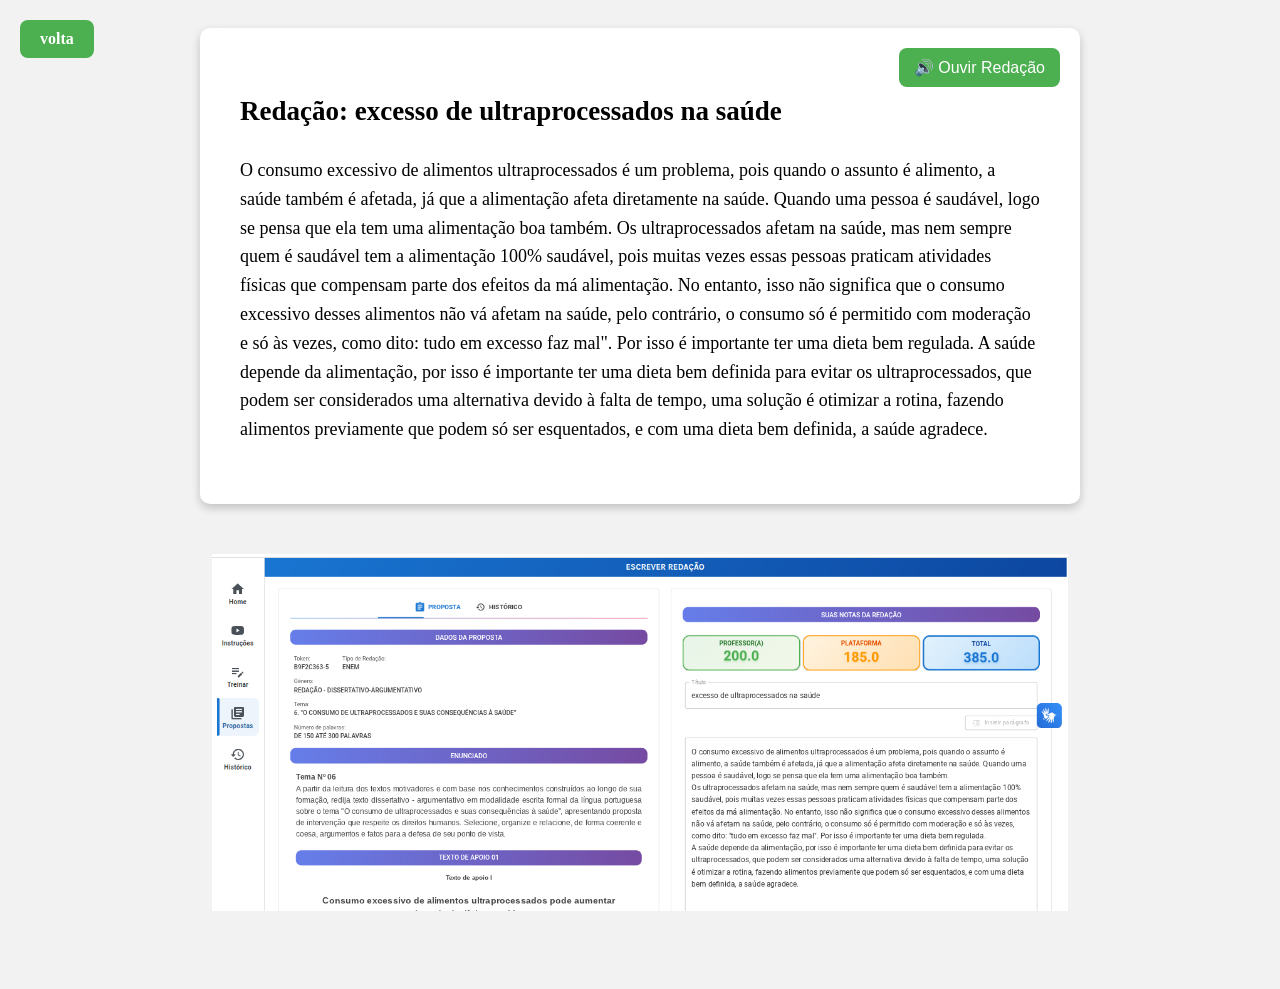
<file: 6.html>
<!DOCTYPE html>
<html lang="pt-br">
<head>
<meta charset="UTF-8">
<meta name="viewport" content="width=device-width, initial-scale=1.0">
<title>Redação com Leitura em Voz</title>
<a href="index.html" class="botao">volta</a>
<style>
   
.img {
    display: block;      
    margin: 50px auto;    
}


.nuvem-pos {
    position: absolute;
    top: 100px;
    left: 20px;
    width: 100%;
}

.botao {
    display: inline-block;
    padding: 10px 20px;
    background-color: #4CAF50;
    color: white;
    text-decoration: none;
    border-radius: 8px;
    font-weight: bold;
    transition: background-color 0.3s;

    position: absolute;
    top: 20px;
    left: 20px;
}

.botao:hover {
    background-color: #45a049;
}

body {
    font-family: "Georgia", serif;
    background-color: #f2f2f2;
    min-height: 100vh;
    padding: 20px;
}

.folha {
    background-color: #fff;
    padding: 40px;
    max-width: 800px;
    width: 100%;
    box-shadow: 0 4px 10px rgba(0,0,0,0.2);
    border-radius: 10px;
    position: relative;
    line-height: 1.6;
    margin: 0 auto;  /* Centraliza sem flex */
}

.redacao {
    font-size: 18px;
    margin-bottom: 20px;
}

.botao-voz {
    position: absolute;
    top: 20px;
    right: 20px;
    background-color: #4CAF50;
    color: white;
    border: none;
    padding: 10px 15px;
    border-radius: 8px;
    cursor: pointer;
    font-size: 16px;
}

.botao-voz:hover {
    background-color: #45a049;
}
</style>
</head>
<body>

<div class="folha">
    <div class="redacao" id="redacao">
        <h2>Redação: excesso de ultraprocessados na saúde</h2>
        <p>

O consumo excessivo de alimentos ultraprocessados é um problema, pois quando o assunto é alimento, a saúde também é afetada, já que a alimentação afeta diretamente na saúde. Quando uma pessoa é saudável, logo se pensa que ela tem uma alimentação boa também.

Os ultraprocessados afetam na saúde, mas nem sempre quem é saudável tem a alimentação 100% saudável, pois muitas vezes essas pessoas praticam atividades físicas que compensam parte dos efeitos da má alimentação. No entanto, isso não significa que o consumo excessivo desses alimentos não vá afetam na saúde, pelo contrário, o consumo só é permitido com moderação e só às vezes, como dito: tudo em excesso faz mal". Por isso é importante ter uma dieta bem regulada.

A saúde depende da alimentação, por isso é importante ter uma dieta bem definida para evitar os ultraprocessados, que podem ser considerados uma alternativa devido à falta de tempo, uma solução é otimizar a rotina, fazendo alimentos previamente que podem só ser esquentados, e com uma dieta bem definida, a saúde agradece.
        </p>
    </div>
    <button class="botao-voz" onclick="lerRedacao()">🔊 Ouvir Redação</button>
</div>

<script>
function lerRedacao() {
    const texto = document.getElementById('redacao').innerText;
    const fala = new SpeechSynthesisUtterance(texto);
    fala.lang = 'pt-BR';
    fala.rate = 1; // velocidade da voz
    speechSynthesis.speak(fala);
}
</script>

</body>
</html>


            <img class="img" src="6.png" alt="nuvem-pos" width="70%" height="auto">
</file>
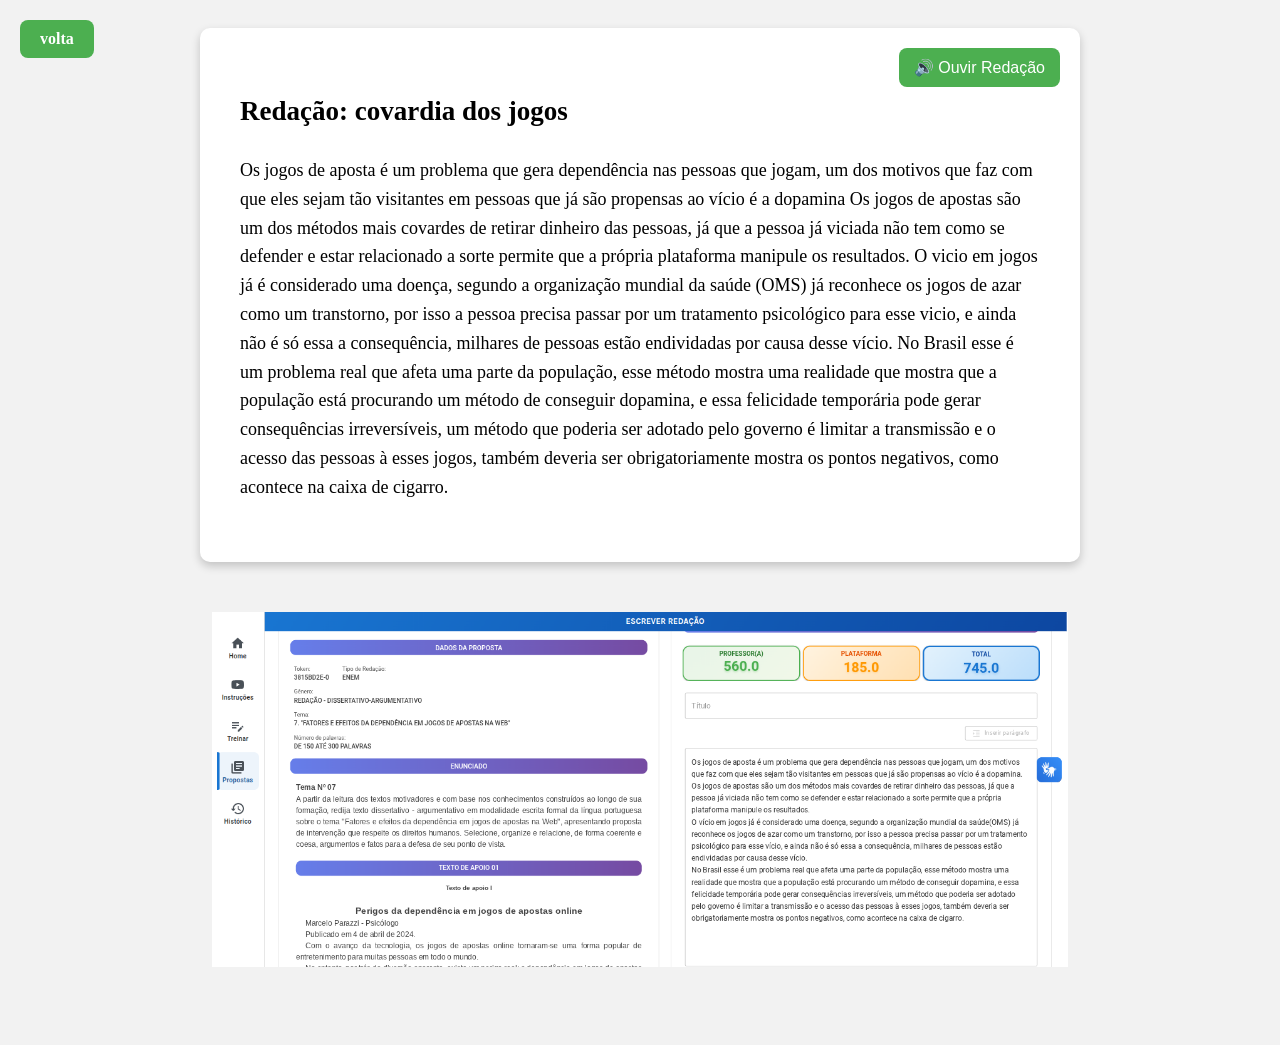
<file: 7.html>
<!DOCTYPE html>
<html lang="pt-br">
<head>
<meta charset="UTF-8">
<meta name="viewport" content="width=device-width, initial-scale=1.0">
<title>Redação com Leitura em Voz</title>
<a href="index.html" class="botao">volta</a>
<style>
   
.img {
    display: block;      
    margin: 50px auto;    
}


.nuvem-pos {
    position: absolute;
    top: 100px;
    left: 20px;
    width: 100%;
}

.botao {
    display: inline-block;
    padding: 10px 20px;
    background-color: #4CAF50;
    color: white;
    text-decoration: none;
    border-radius: 8px;
    font-weight: bold;
    transition: background-color 0.3s;

    position: absolute;
    top: 20px;
    left: 20px;
}

.botao:hover {
    background-color: #45a049;
}

body {
    font-family: "Georgia", serif;
    background-color: #f2f2f2;
    min-height: 100vh;
    padding: 20px;
}

.folha {
    background-color: #fff;
    padding: 40px;
    max-width: 800px;
    width: 100%;
    box-shadow: 0 4px 10px rgba(0,0,0,0.2);
    border-radius: 10px;
    position: relative;
    line-height: 1.6;
    margin: 0 auto;  /* Centraliza sem flex */
}

.redacao {
    font-size: 18px;
    margin-bottom: 20px;
}

.botao-voz {
    position: absolute;
    top: 20px;
    right: 20px;
    background-color: #4CAF50;
    color: white;
    border: none;
    padding: 10px 15px;
    border-radius: 8px;
    cursor: pointer;
    font-size: 16px;
}

.botao-voz:hover {
    background-color: #45a049;
}
</style>
</head>
<body>

<div class="folha">
    <div class="redacao" id="redacao">
        <h2>Redação: covardia dos jogos</h2>
        <p>
       Os jogos de aposta é um problema que gera dependência nas pessoas que jogam, um dos motivos que faz com que eles sejam tão visitantes em pessoas que já são propensas ao vício é a dopamina Os jogos de apostas são um dos métodos mais covardes de retirar dinheiro das pessoas, já que a pessoa já viciada não tem como se defender e estar relacionado a sorte permite que a própria plataforma manipule os resultados.

O vicio em jogos já é considerado uma doença, segundo a organização mundial da saúde (OMS) já reconhece os jogos de azar como um transtorno, por isso a pessoa precisa passar por um tratamento psicológico para esse vicio, e ainda não é só essa a consequência, milhares de pessoas estão endividadas por causa desse vício.

No Brasil esse é um problema real que afeta uma parte da população, esse método mostra uma realidade que mostra que a população está procurando um método de conseguir dopamina, e essa felicidade temporária pode gerar consequências irreversíveis, um método que poderia ser adotado pelo governo é limitar a transmissão e o acesso das pessoas à esses jogos, também deveria ser obrigatoriamente mostra os pontos negativos, como acontece na caixa de cigarro.
        </p>
    </div>
    <button class="botao-voz" onclick="lerRedacao()">🔊 Ouvir Redação</button>
</div>

<script>
function lerRedacao() {
    const texto = document.getElementById('redacao').innerText;
    const fala = new SpeechSynthesisUtterance(texto);
    fala.lang = 'pt-BR';
    fala.rate = 1; // velocidade da voz
    speechSynthesis.speak(fala);
}
</script>

</body>
</html>

            <img class="img" src="7.png" alt="nuvem-pos" width="70%" height="auto">
</file>
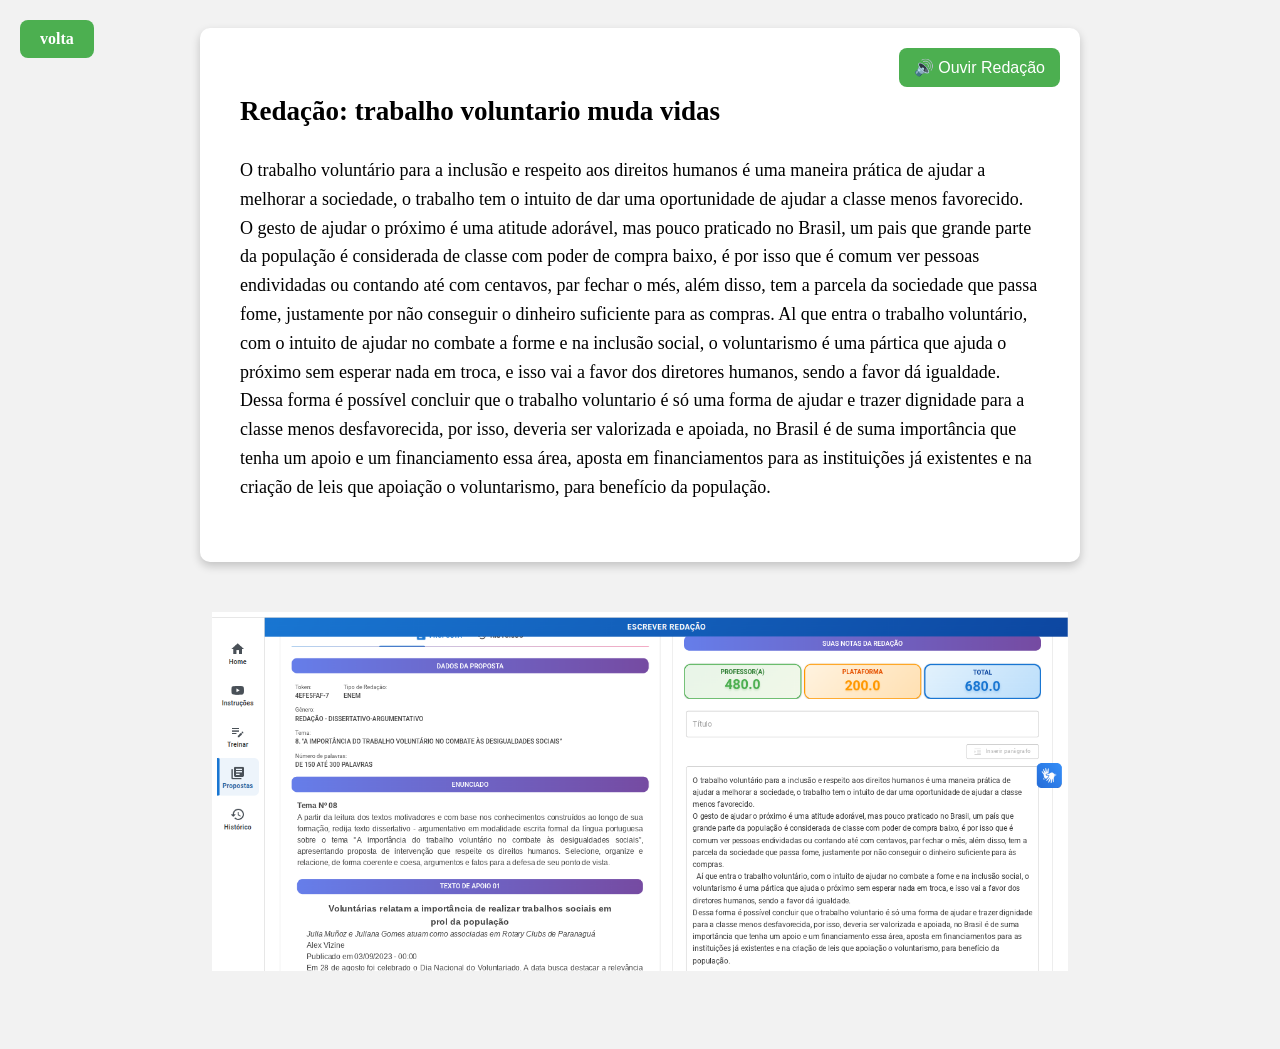
<file: 8.html>
<!DOCTYPE html>
<html lang="pt-br">
<head>
<meta charset="UTF-8">
<meta name="viewport" content="width=device-width, initial-scale=1.0">
<title>Redação com Leitura em Voz</title>
<a href="index.html" class="botao">volta</a>
<style>
  
.img {
    display: block;      
    margin: 50px auto;    
}


.nuvem-pos {
    position: absolute;
    top: 100px;
    left: 20px;
    width: 100%;
}

.botao {
    display: inline-block;
    padding: 10px 20px;
    background-color: #4CAF50;
    color: white;
    text-decoration: none;
    border-radius: 8px;
    font-weight: bold;
    transition: background-color 0.3s;

    position: absolute;
    top: 20px;
    left: 20px;
}

.botao:hover {
    background-color: #45a049;
}

body {
    font-family: "Georgia", serif;
    background-color: #f2f2f2;
    min-height: 100vh;
    padding: 20px;
}

.folha {
    background-color: #fff;
    padding: 40px;
    max-width: 800px;
    width: 100%;
    box-shadow: 0 4px 10px rgba(0,0,0,0.2);
    border-radius: 10px;
    position: relative;
    line-height: 1.6;
    margin: 0 auto;  /* Centraliza sem flex */
}

.redacao {
    font-size: 18px;
    margin-bottom: 20px;
}

.botao-voz {
    position: absolute;
    top: 20px;
    right: 20px;
    background-color: #4CAF50;
    color: white;
    border: none;
    padding: 10px 15px;
    border-radius: 8px;
    cursor: pointer;
    font-size: 16px;
}

.botao-voz:hover {
    background-color: #45a049;
}
</style>
</head>
<body>

<div class="folha">
    <div class="redacao" id="redacao">
        <h2>Redação: trabalho voluntario muda vidas</h2>
        <p>
     
O trabalho voluntário para a inclusão e respeito aos direitos humanos é uma maneira prática de ajudar a melhorar a sociedade, o trabalho tem o intuito de dar uma oportunidade de ajudar a classe menos favorecido.

O gesto de ajudar o próximo é uma atitude adorável, mas pouco praticado no Brasil, um pais que grande parte da população é considerada de classe com poder de compra baixo, é por isso que é comum ver pessoas endividadas ou contando até com centavos, par fechar o més, além disso, tem a parcela da sociedade que passa fome, justamente por não conseguir o dinheiro suficiente para as compras.

Al que entra o trabalho voluntário, com o intuito de ajudar no combate a forme e na inclusão social, o voluntarismo é uma pártica que ajuda o próximo sem esperar nada em troca, e isso vai a favor dos diretores humanos, sendo a favor dá igualdade.

Dessa forma é possível concluir que o trabalho voluntario é só uma forma de ajudar e trazer dignidade para a classe menos desfavorecida, por isso, deveria ser valorizada e apoiada, no Brasil é de suma importância que tenha um apoio e um financiamento essa área, aposta em financiamentos para as instituições já existentes e na criação de leis que apoiação o voluntarismo, para benefício da população.
        </p>
    </div>
    <button class="botao-voz" onclick="lerRedacao()">🔊 Ouvir Redação</button>
</div>

<script>
function lerRedacao() {
    const texto = document.getElementById('redacao').innerText;
    const fala = new SpeechSynthesisUtterance(texto);
    fala.lang = 'pt-BR';
    fala.rate = 1; // velocidade da voz
    speechSynthesis.speak(fala);
}
</script>

</body>
</html>

            <img class="img" src="8.png" alt="nuvem-pos" width="70%" height="auto">
</file>
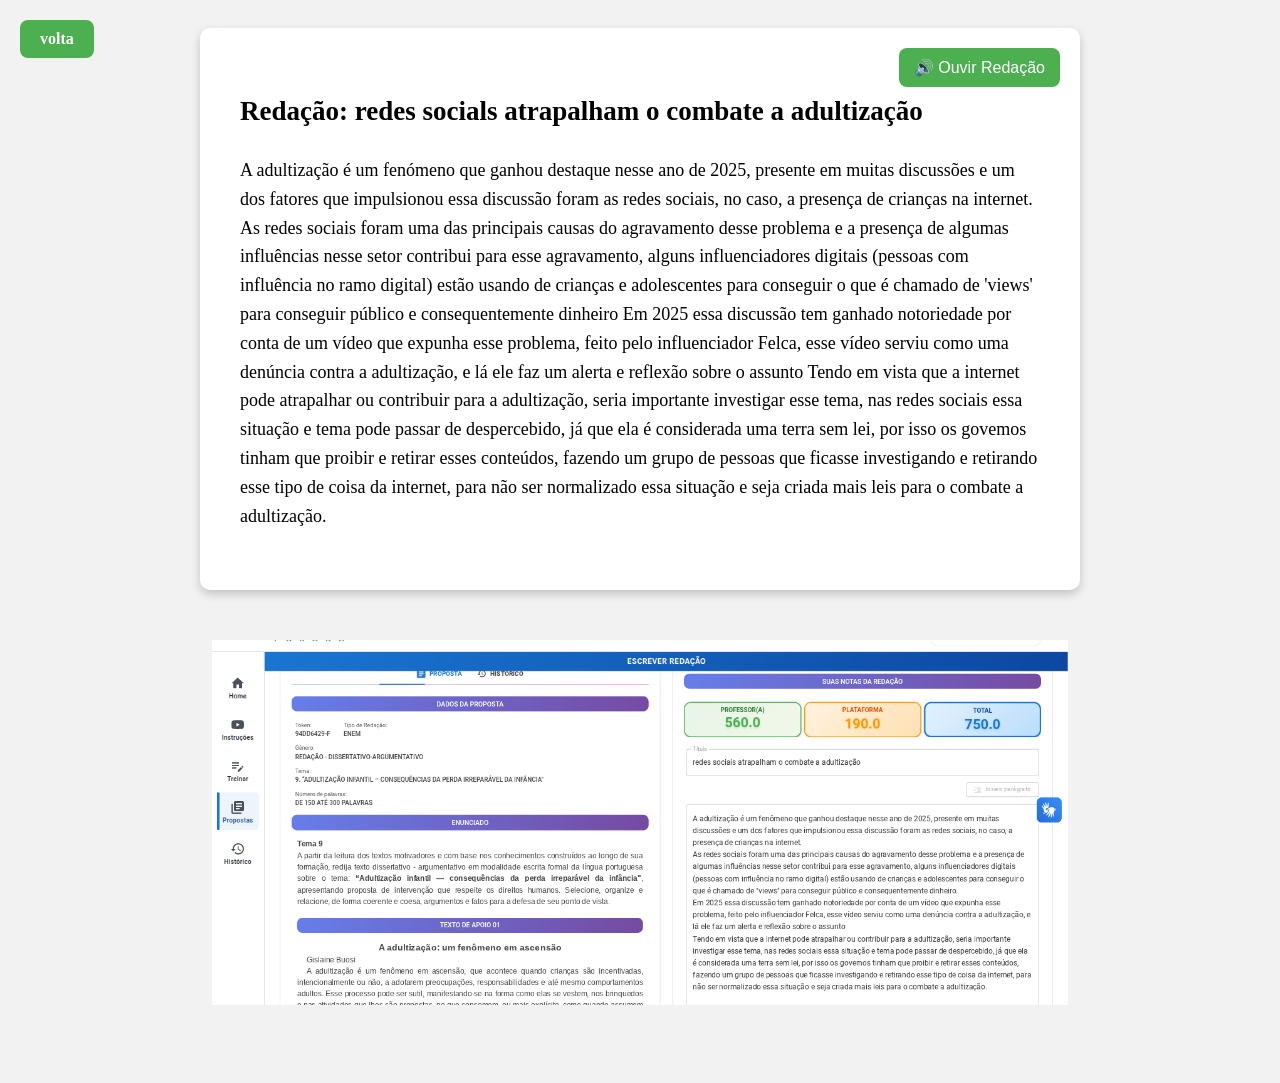
<file: 9.html>
<!DOCTYPE html>
<html lang="pt-br">
<head>
<meta charset="UTF-8">
<meta name="viewport" content="width=device-width, initial-scale=1.0">
<title>Redação com Leitura em Voz</title>
<a href="index.html" class="botao">volta</a>
<style>
   
.img {
    display: block;      
    margin: 50px auto;    
}


.nuvem-pos {
    position: absolute;
    top: 100px;
    left: 20px;
    width: 100%;
}

.botao {
    display: inline-block;
    padding: 10px 20px;
    background-color: #4CAF50;
    color: white;
    text-decoration: none;
    border-radius: 8px;
    font-weight: bold;
    transition: background-color 0.3s;

    position: absolute;
    top: 20px;
    left: 20px;
}

.botao:hover {
    background-color: #45a049;
}

body {
    font-family: "Georgia", serif;
    background-color: #f2f2f2;
    min-height: 100vh;
    padding: 20px;
}

.folha {
    background-color: #fff;
    padding: 40px;
    max-width: 800px;
    width: 100%;
    box-shadow: 0 4px 10px rgba(0,0,0,0.2);
    border-radius: 10px;
    position: relative;
    line-height: 1.6;
    margin: 0 auto;  /* Centraliza sem flex */
}

.redacao {
    font-size: 18px;
    margin-bottom: 20px;
}

.botao-voz {
    position: absolute;
    top: 20px;
    right: 20px;
    background-color: #4CAF50;
    color: white;
    border: none;
    padding: 10px 15px;
    border-radius: 8px;
    cursor: pointer;
    font-size: 16px;
}

.botao-voz:hover {
    background-color: #45a049;
}
</style>
</head>
<body>

<div class="folha">
    <div class="redacao" id="redacao">
        <h2>Redação: redes socials atrapalham o combate a adultização</h2>
        <p>

A adultização é um fenómeno que ganhou destaque nesse ano de 2025, presente em muitas discussões e um dos fatores que impulsionou essa discussão foram as redes sociais, no caso, a presença de crianças na internet.

As redes sociais foram uma das principais causas do agravamento desse problema e a presença de algumas influências nesse setor contribui para esse agravamento, alguns influenciadores digitais (pessoas com influência no ramo digital) estão usando de crianças e adolescentes para conseguir o que é chamado de 'views' para conseguir público e consequentemente dinheiro

Em 2025 essa discussão tem ganhado notoriedade por conta de um vídeo que expunha esse problema, feito pelo influenciador Felca, esse vídeo serviu como uma denúncia contra a adultização, e lá ele faz um alerta e reflexão sobre o assunto

Tendo em vista que a internet pode atrapalhar ou contribuir para a adultização, seria importante investigar esse tema, nas redes sociais essa situação e tema pode passar de despercebido, já que ela é considerada uma terra sem lei, por isso os govemos tinham que proibir e retirar esses conteúdos, fazendo um grupo de pessoas que ficasse investigando e retirando esse tipo de coisa da internet, para não ser normalizado essa situação e seja criada mais leis para o combate a adultização.
        </p>
    </div>
    <button class="botao-voz" onclick="lerRedacao()">🔊 Ouvir Redação</button>
</div>

<script>
function lerRedacao() {
    const texto = document.getElementById('redacao').innerText;
    const fala = new SpeechSynthesisUtterance(texto);
    fala.lang = 'pt-BR';
    fala.rate = 1; // velocidade da voz
    speechSynthesis.speak(fala);
}
</script>

</body>
</html>


           <img class="img" src="9.png" alt="nuvem-pos" width="70%" height="auto">
</file>
<file: style.css>
.container{
  text-align: center;
}



.container2{
 display: flex; 
         gap: 20px;
         justify-content: center;
         align-items: center;
}
.card {
margin-bottom: 20px; /* Ajuste o valor conforme necessário */
 height: 100%;      
}           
.card-img-top {
    width: 100%;        /* imagem ocupa toda a largura do card */
    height: 180px;      /* altura DO TAMANHO IGUAL PARA TODAS */
    object-fit: cover;  /* corta a imagem para caber sem distorcer */
    object-position: center;
    display: block;
}


@import url('https://fonts.googleapis.com/css2?family=Chakra+Petch:ital,wght@0,300;0,400;0,500;0,600;0,700;1,300;1,400;1,500;1,600;1,700&display=swap');

:root {
--cor-principal: #ff0000;
--cor-secundaria: #000000;
--cor-destaque: #212121;
--cor-ttt: #006aff;
--cor-3:#000000;
--cor-4:#45a7ce;
}

body {
    font-family: 'Bai Jamjuree', sans-serif;

    /* GIF de fundo */
    background-image: url('1.gif');
    background-repeat: no-repeat;        /* não repete */
    background-position: center top;     /* centraliza horizontal e topo vertical */
      background-size: 740px auto; 
    background-attachment: fixed;        /* fica fixo na tela enquanto rola o conteúdo */
}

h1, h2, h5 {
color: var(--cor-ttt);
font-weight: 700;
}

.lead {
  color: var(--cor-destaque);
  font-weight: 700;
}

footer a, .btn-link:hover {
color: var(--cor-principal);
}

footer a:hover {
color: var(--cor-destaque);
}

.modal-body{
  background-color:var(--cor-4)
}

.badge-grande {
    font-size: 50px;  
    padding: 15px 30px;  
     border-radius: 20px;   
}

.mão {
    border-radius: 20px; 
}
</file>
